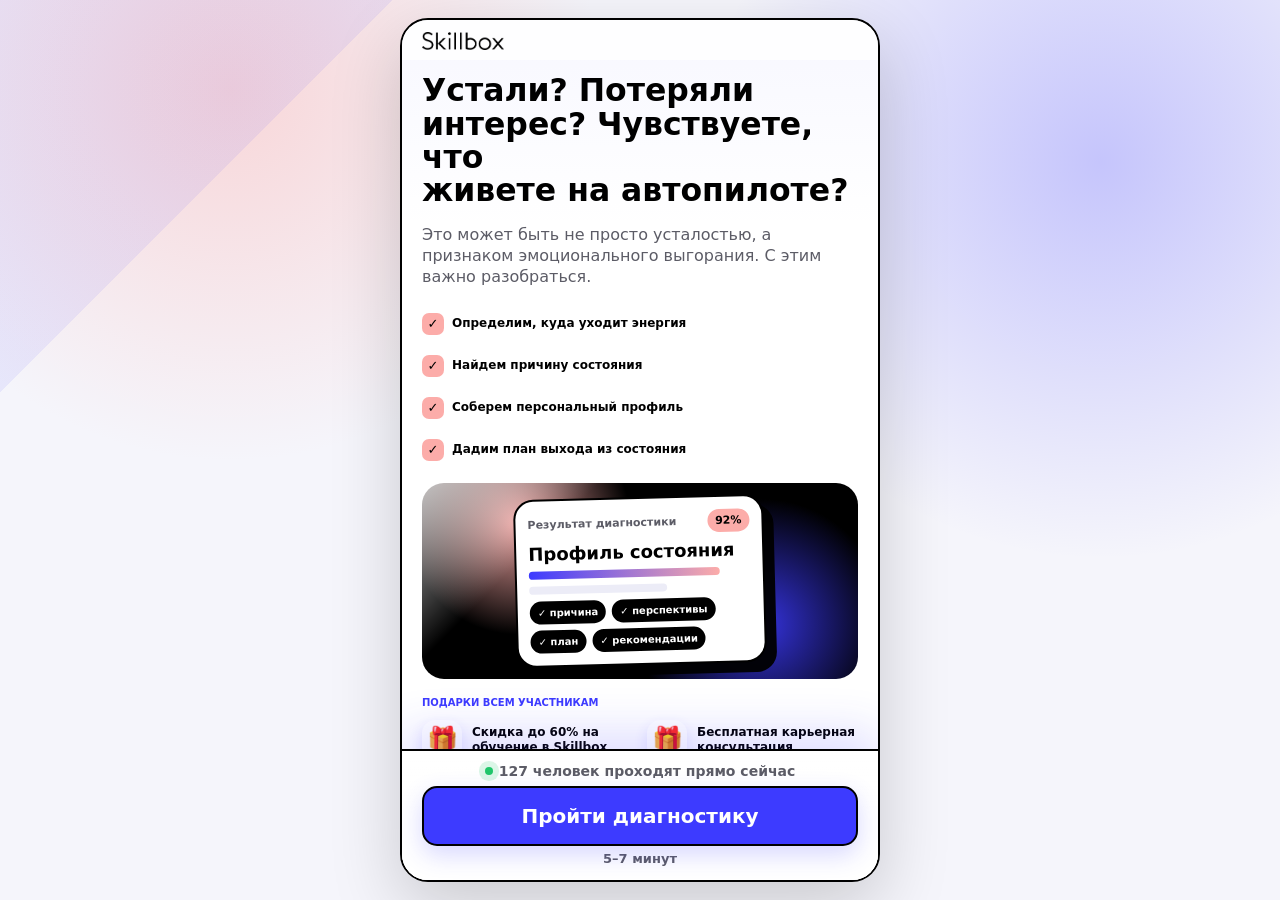
<file: index.html>
<!doctype html>
<html lang="ru">
  <head>
    <meta charset="UTF-8" />
    <meta name="viewport" content="width=device-width, initial-scale=1.0" />
    <title>Что на самом деле не так?</title>
    <link rel="stylesheet" href="./styles.css?v=timeline-after-line" />
  </head>
  <body>
    <main class="shell">
      <section class="phone" aria-live="polite">
        <div class="brand-line" aria-label="Skillbox">
          <a class="brand-link" href="https://skillbox.ru/" target="_blank" rel="noopener noreferrer" aria-label="Перейти на сайт Skillbox">
            <img class="brand-logo" src="./assets/skillbox-logo.png" alt="Skillbox" />
          </a>
        </div>
        <header class="topbar">
          <button class="icon-button" id="backButton" type="button" aria-label="Назад">
            <span aria-hidden="true">‹</span>
          </button>
          <div class="progress-wrap" aria-label="Прогресс квиза">
            <div class="progress-meta">
              <span id="stepLabel">1 из 24</span>
              <span id="timeLabel">7 минут</span>
            </div>
            <div class="progress-track">
              <div class="progress-fill" id="progressFill"></div>
            </div>
          </div>
        </header>

        <div class="screen" id="quizScreen"></div>
      </section>
    </main>

    <script src="./app.js?v=timeline-after-line"></script>
  </body>
</html>
</file>
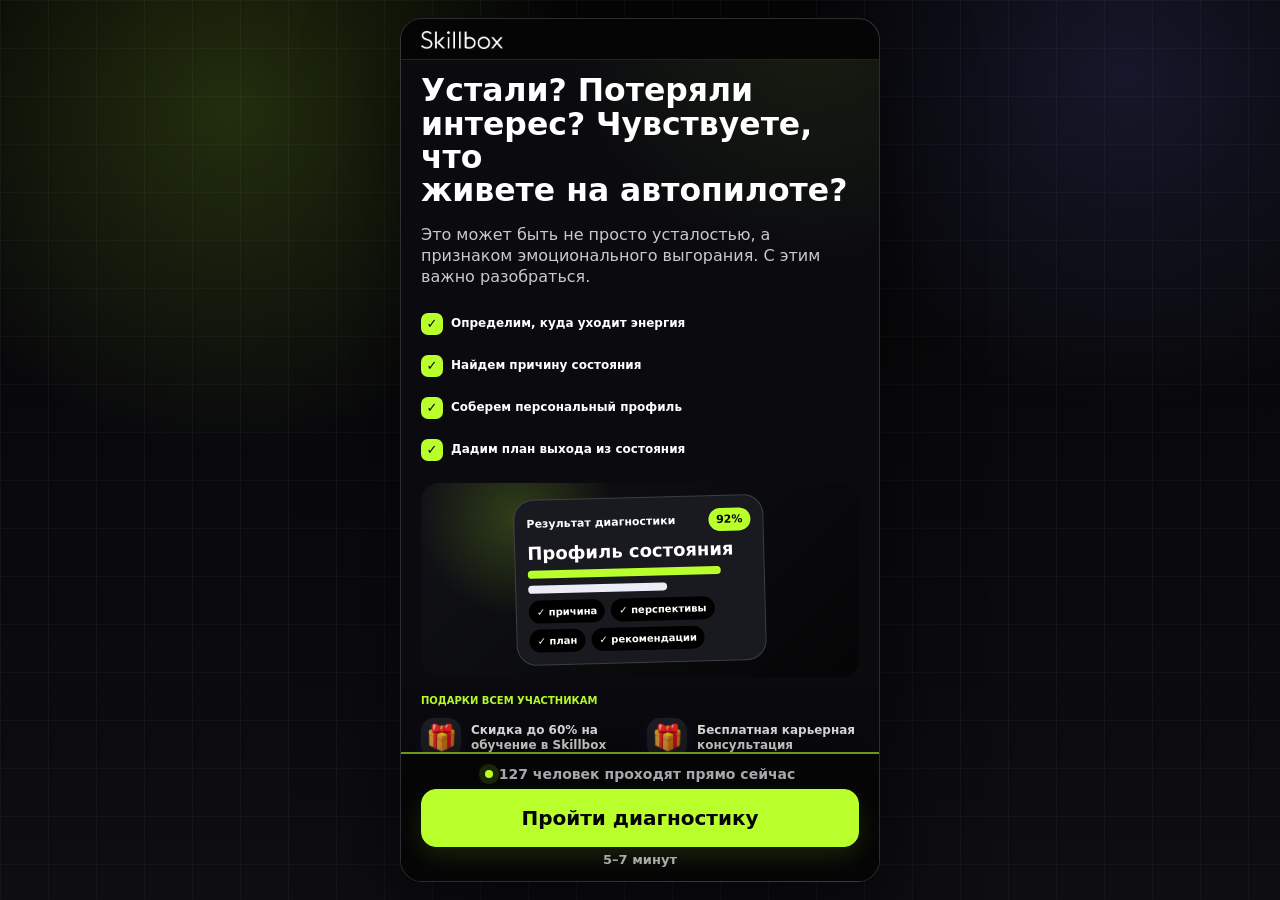
<file: index-dark.html>
<!doctype html>
<html lang="ru">
  <head>
    <meta charset="UTF-8" />
    <meta name="viewport" content="width=device-width, initial-scale=1.0" />
    <title>Что на самом деле не так? | Dark</title>
    <link rel="stylesheet" href="./styles.css?v=timeline-after-line" />
    <link rel="stylesheet" href="./styles-dark.css?v=timeline-after-line" />
  </head>
  <body class="dark-theme">
    <main class="shell">
      <section class="phone" aria-live="polite">
        <div class="brand-line" aria-label="Skillbox">
          <a class="brand-link" href="https://skillbox.ru/" target="_blank" rel="noopener noreferrer" aria-label="Перейти на сайт Skillbox">
            <img class="brand-logo" src="./assets/skillbox-logo.png" alt="Skillbox" />
          </a>
        </div>
        <header class="topbar">
          <button class="icon-button" id="backButton" type="button" aria-label="Назад">
            <span aria-hidden="true">‹</span>
          </button>
          <div class="progress-wrap" aria-label="Прогресс квиза">
            <div class="progress-meta">
              <span id="stepLabel">1 из 24</span>
              <span id="timeLabel">7 минут</span>
            </div>
            <div class="progress-track">
              <div class="progress-fill" id="progressFill"></div>
            </div>
          </div>
        </header>

        <div class="screen" id="quizScreen"></div>
      </section>
    </main>

    <script src="./app.js?v=timeline-after-line"></script>
  </body>
</html>
</file>
<file: styles.css>
:root {
  --ink: #000000;
  --muted: #5c5c66;
  --line: #dedeee;
  --paper: #ffffff;
  --panel: #ffffff;
  --sage: #f4f4fb;
  --mint: #f0f0ff;
  --coral: #fcaca9;
  --yellow: #fcaca9;
  --blue: #3d3bff;
  --violet: #3d3bff;
  --green: #3d3bff;
  --shadow: 0 24px 70px rgba(0, 0, 0, 0.18);
}

.result-diagnostic-hero {
  border-radius: 28px;
  border: 1px solid rgba(255, 255, 255, 0.14);
  background:
    radial-gradient(circle at 86% 8%, rgba(184, 255, 44, 0.14), transparent 30%),
    linear-gradient(145deg, #101115 0%, #050506 68%);
  color: #ffffff;
  padding: 24px;
  display: grid;
  gap: 22px;
  overflow: hidden;
  position: relative;
}

.diagnostic-head {
  display: grid;
  gap: 6px;
  position: relative;
  z-index: 2;
}

.diagnostic-head p {
  display: inline-flex;
  align-items: center;
  margin: 0;
  width: fit-content;
  border: 2px solid currentColor;
  border-radius: 999px;
  color: rgba(255, 255, 255, 0.76);
  padding: 8px 12px;
  font-size: 15px;
  font-weight: 950;
  line-height: 1;
  text-transform: uppercase;
}

.diagnostic-head h1 {
  margin: 0;
  color: #b8ff2c;
  font-size: clamp(38px, 7vw, 66px);
  line-height: 0.98;
  letter-spacing: 0;
}

.state-explain {
  margin-top: 12px;
  border-radius: 24px;
  background: rgba(255, 255, 255, 0.1);
  padding: 16px 18px;
  display: grid;
  gap: 6px;
}

.state-support {
  max-width: 920px;
  margin-top: 6px;
  color: rgba(255, 255, 255, 0.78);
  font-size: clamp(18px, 2.1vw, 23px);
  line-height: 1.28;
  font-weight: 800;
}

.state-explain strong,
.state-explain span {
  color: rgba(255, 255, 255, 0.84);
  font-size: 18px;
  line-height: 1.28;
}

.state-explain strong {
  color: #ffffff;
}

.result-hero-visual {
  width: 100%;
  max-width: 460px;
  aspect-ratio: 3 / 2;
  position: relative;
  z-index: 2;
  justify-self: end;
  align-self: center;
  border-radius: 24px;
  object-fit: cover;
  opacity: 0.78;
  filter: saturate(1.08) contrast(1.02);
  box-shadow: 0 24px 70px rgba(0, 0, 0, 0.34);
  pointer-events: none;
}

.answer-evidence {
  margin-top: 12px;
  display: grid;
  grid-template-columns: repeat(2, minmax(0, 1fr));
  gap: 10px;
}

.answer-evidence div {
  border-radius: 18px;
  background: rgba(255, 255, 255, 0.08);
  padding: 14px;
  display: grid;
  gap: 6px;
}

.answer-evidence span {
  font-size: 24px;
}

.answer-evidence small {
  color: rgba(255, 255, 255, 0.58);
  font-size: 12px;
  font-weight: 900;
  text-transform: uppercase;
}

.answer-evidence strong {
  color: #ffffff;
  font-size: 15px;
  line-height: 1.2;
}

.state-tags {
  margin-top: 12px;
  display: flex;
  flex-wrap: wrap;
  gap: 8px;
}

.state-tags span {
  border-radius: 999px;
  background: #b8ff2c;
  color: #050506;
  padding: 10px 13px;
  font-size: 13px;
  font-weight: 900;
  line-height: 1;
}

.diagnostic-layout {
  display: grid;
  gap: 14px;
}

.diagnostic-panel,
.signal-card,
.result-meaning-card,
.meaning-points div {
  border: 1px solid rgba(255, 255, 255, 0.14);
  background: rgba(255, 255, 255, 0.045);
}

.diagnostic-panel {
  border-radius: 24px;
  padding: 18px;
  display: grid;
  gap: 16px;
}

.panel-title {
  display: flex;
  align-items: center;
  gap: 10px;
}

.panel-title span {
  width: 42px;
  height: 42px;
  border-radius: 14px;
  background: rgba(184, 255, 44, 0.14);
  display: grid;
  place-items: center;
}

.panel-title strong {
  font-size: 20px;
  line-height: 1.12;
}

.diagnostic-panel .state-indicators {
  grid-template-columns: 1fr;
  gap: 14px;
}

.diagnostic-panel .state-indicator {
  border: 0;
  border-radius: 0;
  background: transparent;
  padding: 0;
  gap: 8px;
}

.diagnostic-panel .state-indicator .state-indicator-row {
  height: auto;
  border-radius: 0;
  background: transparent;
  overflow: visible;
}

.state-indicator-row {
  display: grid;
  grid-template-columns: minmax(0, 1fr) minmax(96px, auto);
  gap: 18px;
  align-items: center;
  min-width: 0;
}

.state-indicator-row span,
.diagnostic-panel .state-indicator small {
  color: rgba(255, 255, 255, 0.72);
  font-weight: 800;
}

.state-indicator-row span {
  color: #050506;
  font-size: clamp(42px, 5.3vw, 64px);
  font-weight: 900;
}

.diagnostic-panel .state-indicator small {
  font-size: clamp(14px, 1.25vw, 16px);
  line-height: 1.25;
  font-weight: 700;
}

.state-indicator-row span {
  min-width: 0;
  overflow-wrap: anywhere;
  line-height: 1.15;
}

.state-indicator-row strong {
  color: #ffffff;
  flex: 0 0 auto;
  min-width: 78px;
  text-align: right;
  font-size: 24px;
  line-height: 1;
  letter-spacing: 0;
  white-space: nowrap;
  position: relative;
  z-index: 1;
}

.diagnostic-panel .state-bar {
  height: 10px;
  border-radius: 999px;
  background: #272932;
  overflow: hidden;
}

.diagnostic-panel .state-bar i {
  display: block;
  height: 100%;
  border-radius: inherit;
  background: linear-gradient(90deg, #ff5964, #ffb020);
}

.diagnostic-panel .state-indicator.warning .state-bar i {
  background: linear-gradient(90deg, #ff8a3d, #ffd166);
}

.diagnostic-panel .state-indicator.stable .state-bar i {
  background: linear-gradient(90deg, #b8ff2c, #62f6aa);
}

.diagnostic-signals {
  display: grid;
  grid-template-columns: 1fr;
  gap: 10px;
}

.signal-card {
  min-height: 128px;
  border-radius: 22px;
  padding: 16px;
  display: grid;
  align-content: start;
  gap: 8px;
}

.signal-card span {
  width: 38px;
  height: 38px;
  border-radius: 14px;
  display: grid;
  place-items: center;
  background: rgba(255, 255, 255, 0.08);
}

.signal-card strong {
  font-size: 18px;
  line-height: 1.1;
}

.signal-card p {
  margin: 0;
  color: rgba(255, 255, 255, 0.62);
  font-size: 13px;
  line-height: 1.28;
}

.signal-card.accent {
  border-color: rgba(184, 255, 44, 0.48);
  background: rgba(184, 255, 44, 0.1);
}

.signal-card.accent strong {
  color: #b8ff2c;
}

.diagnostic-summary {
  border-radius: 24px;
  background: rgba(184, 255, 44, 0.08);
  border: 1px solid rgba(184, 255, 44, 0.28);
  padding: 14px;
  display: grid;
  gap: 10px;
}

.summary-step {
  display: grid;
  gap: 4px;
}

.summary-step span {
  color: rgba(255, 255, 255, 0.56);
  font-size: 11px;
  font-weight: 900;
  text-transform: uppercase;
}

.summary-step strong {
  color: #ffffff;
  font-size: 15px;
  line-height: 1.15;
}

.diagnostic-summary i {
  display: none;
}

.result-meaning-card {
  display: grid;
  gap: 18px;
  background:
    radial-gradient(circle at 100% 0%, rgba(184, 255, 44, 0.12), transparent 30%),
    #050506;
}

.result-meaning-card > div:first-child {
  display: grid;
  gap: 12px;
}

.meaning-points {
  display: grid;
  gap: 10px;
}

.meaning-points div {
  border-radius: 18px;
  padding: 14px;
  display: grid;
  grid-template-columns: 28px 1fr;
  gap: 10px;
  align-items: center;
}

.meaning-points span {
  width: 28px;
  height: 28px;
  border-radius: 50%;
  display: grid;
  place-items: center;
  background: rgba(184, 255, 44, 0.16);
  color: #b8ff2c;
  font-weight: 900;
}

.meaning-points strong {
  font-size: 15px;
  line-height: 1.15;
}

.meaning-points .accent {
  background: #b8ff2c;
  color: #050506;
}

.meaning-points .accent span {
  background: #050506;
  color: #b8ff2c;
}

.result-section-title {
  margin: 8px 0 0;
  color: #ffffff;
  font-size: clamp(28px, 6vw, 42px);
  line-height: 1.05;
}

@media (min-width: 720px) {
  .result-diagnostic-hero {
    padding: 38px;
  }

  .diagnostic-layout {
    grid-template-columns: minmax(320px, 0.9fr) 1.1fr;
    align-items: stretch;
    gap: 18px;
  }

  .diagnostic-signals {
    grid-template-columns: 1fr 1fr;
  }

  .diagnostic-summary {
    grid-template-columns: 1fr 24px 1fr 24px 1fr;
    align-items: center;
  }

  .diagnostic-summary i {
    display: block;
    height: 2px;
    border-radius: 999px;
    background: rgba(184, 255, 44, 0.68);
  }

  .result-meaning-card {
    grid-template-columns: 1.15fr 0.85fr;
    align-items: center;
  }
}

* {
  box-sizing: border-box;
}

html,
body {
  min-height: 100%;
}

body {
  margin: 0;
  font-family:
    "Graphik LC TT",
    "Graphik",
    system-ui,
    -apple-system,
    BlinkMacSystemFont,
    "Segoe UI",
    sans-serif;
  color: var(--ink);
  background:
    linear-gradient(135deg, rgba(61, 59, 255, 0.08) 0 18%, transparent 18% 100%),
    radial-gradient(circle at 18% 10%, rgba(252, 172, 169, 0.42), transparent 28%),
    radial-gradient(circle at 86% 18%, rgba(61, 59, 255, 0.26), transparent 30%),
    #f5f5fb;
}

button,
input,
select {
  font: inherit;
}

.shell {
  min-height: 100vh;
  display: grid;
  place-items: center;
  padding: 18px;
}

.phone {
  position: relative;
  width: min(100%, 440px);
  height: min(860px, calc(100vh - 36px));
  background:
    linear-gradient(180deg, rgba(61, 59, 255, 0.04), transparent 210px),
    var(--paper);
  border: 2px solid #000000;
  border-radius: 28px;
  box-shadow: var(--shadow);
  overflow: hidden;
  display: flex;
  flex-direction: column;
}

.brand-line {
  display: flex;
  align-items: center;
  justify-content: flex-start;
  padding: 14px 18px 12px;
  background: rgba(255, 255, 255, 0.92);
  color: var(--ink);
}

.brand-logo {
  width: 82px;
  height: auto;
  display: block;
  flex: 0 0 auto;
}

.brand-link {
  display: inline-flex;
  align-items: center;
  color: inherit;
  text-decoration: none;
  cursor: pointer;
}

.brand-link:focus-visible {
  outline: 3px solid var(--blue);
  outline-offset: 4px;
  border-radius: 6px;
}

.phone.result-mode {
  width: min(100%, 1260px);
  height: calc(100vh - 36px);
  background:
    radial-gradient(circle at 78% 16%, rgba(61, 59, 255, 0.38), transparent 30%),
    radial-gradient(circle at 22% 66%, rgba(252, 172, 169, 0.22), transparent 28%),
    #000000;
  border-color: rgba(255, 255, 255, 0.08);
}

.phone.result-mode .brand-line {
  background: rgba(255, 255, 255, 0.96);
}

.phone.result-mode .topbar {
  color: white;
}

.phone.result-mode .icon-button {
  background: rgba(255, 255, 255, 0.1);
  border-color: rgba(255, 255, 255, 0.14);
  color: white;
}

.phone.result-mode .progress-track {
  background: rgba(255, 255, 255, 0.16);
}

.phone.result-mode .progress-meta {
  color: rgba(255, 255, 255, 0.72);
}

.phone.result-mode .screen {
  padding: 22px;
}

.phone.intro-mode .topbar {
  display: none;
}

.phone.intro-mode .icon-button,
.phone.intro-mode #stepLabel,
.phone.intro-mode #timeLabel,
.phone.intro-mode .progress-track {
  display: none;
}

.phone.intro-mode .progress-meta {
  grid-template-columns: 1fr;
  margin-bottom: 0;
}

.phone.intro-mode .screen {
  padding: 12px 18px 16px;
  flex: 0 0 auto;
  overflow: visible;
}

.phone.intro-mode {
  height: auto;
  min-height: 0;
}

.fixed-bottom-cta {
  position: absolute;
  left: 0;
  right: 0;
  bottom: 0;
  z-index: 160;
  padding: 12px 20px 16px;
  background:
    linear-gradient(180deg, rgba(255, 255, 255, 0.9), #ffffff 44%),
    #ffffff;
  border-top: 2px solid #000000;
  box-shadow: 0 -18px 46px rgba(61, 59, 255, 0.16);
  pointer-events: auto;
}

.fixed-bottom-cta .primary {
  position: relative;
  left: auto;
  right: auto;
  bottom: auto;
  z-index: 1;
  width: 100%;
  min-height: 58px;
  margin: 0;
  transform: none;
}

.topbar {
  display: flex;
  gap: 12px;
  align-items: center;
  padding: 14px 16px 10px;
}

.icon-button {
  width: 42px;
  height: 42px;
  border-radius: 50%;
  border: 2px solid #000000;
  background: var(--panel);
  color: var(--ink);
  display: grid;
  place-items: center;
  cursor: pointer;
  flex: 0 0 auto;
  transition:
    transform 0.2s ease,
    opacity 0.2s ease;
}

.icon-button span {
  font-size: 32px;
  line-height: 1;
  transform: translateY(-2px);
}

.icon-button:disabled {
  opacity: 0.35;
  cursor: default;
}

.icon-button:not(:disabled):active {
  transform: scale(0.96);
}

.progress-wrap {
  width: 100%;
}

.progress-meta {
  display: flex;
  justify-content: space-between;
  align-items: center;
  gap: 10px;
  color: var(--muted);
  font-size: 12px;
  font-weight: 700;
  letter-spacing: 0;
  margin-bottom: 8px;
}

.progress-track {
  height: 10px;
  border-radius: 999px;
  background: #ececff;
  overflow: hidden;
  border: 1px solid rgba(0, 0, 0, 0.12);
}

.progress-fill {
  height: 100%;
  width: 4%;
  border-radius: inherit;
  background: linear-gradient(90deg, var(--blue), var(--coral));
  transition: width 0.35s ease;
}

.screen {
  flex: 1;
  display: flex;
  flex-direction: column;
  padding: 18px;
  min-height: 0;
  overflow-y: auto;
  overscroll-behavior: contain;
}

.content {
  position: relative;
  flex: 1;
  display: flex;
  flex-direction: column;
  gap: 18px;
  animation: rise 0.28s ease both;
}

@keyframes rise {
  from {
    opacity: 0;
    transform: translateY(8px);
  }
  to {
    opacity: 1;
    transform: translateY(0);
  }
}

.eyebrow {
  width: fit-content;
  border-radius: 999px;
  background: #000000;
  color: #ffffff;
  padding: 7px 10px;
  font-size: 13px;
  font-weight: 900;
}

h1,
h2 {
  margin: 0;
  line-height: 1.05;
  letter-spacing: 0;
}

h1 {
  font-size: clamp(34px, 9vw, 46px);
}

h2 {
  font-size: clamp(27px, 7vw, 36px);
}

p {
  margin: 0;
  color: var(--muted);
  font-size: 16px;
  line-height: 1.45;
}

mark {
  border-radius: 8px;
  background: rgba(61, 59, 255, 0.1);
  color: inherit;
  padding: 1px 5px;
  font-weight: 900;
}

.reflection-quote {
  margin: 0;
  display: grid;
  grid-template-columns: 28px 1fr;
  align-items: start;
  gap: 10px;
  border-radius: 16px;
  background: rgba(61, 59, 255, 0.06);
  color: #30313a;
  padding: 15px 16px;
  font-size: 16px;
  line-height: 1.35;
  font-weight: 500;
}

.reflection-quote span {
  display: grid;
  place-items: center;
  width: 28px;
  height: 28px;
  border-radius: 50%;
  background: rgba(61, 59, 255, 0.1);
  font-size: 15px;
}

.reflection-quote em {
  font-style: italic;
}

.intro-steps {
  display: grid;
  gap: 8px;
  margin-top: 4px;
}

.intro-content {
  gap: 14px;
  flex: 0 0 auto;
  padding-bottom: 124px;
}

.intro-content .eyebrow {
  width: fit-content;
  border-radius: 999px;
  background: var(--blue);
  color: #ffffff;
  padding: 7px 10px;
  font-size: 11px;
  line-height: 1.1;
}

.intro-content h1 {
  max-width: 100%;
  font-size: clamp(23px, 5.1vw, 28px);
  line-height: 1.06;
}

.intro-content p {
  font-size: 13px;
  line-height: 1.26;
}

.intro-content .primary {
  margin-top: auto;
  bottom: auto;
  z-index: auto;
  min-height: 52px;
  padding: 14px 18px;
  background: var(--blue);
  color: #ffffff;
  box-shadow: 0 6px 18px rgba(61, 59, 255, 0.28);
  border: 2px solid #000000;
  position: relative;
  overflow: hidden;
  isolation: isolate;
  animation: introCtaPulse 3.2s ease-in-out infinite;
}

.intro-content .primary::before {
  content: "";
  position: absolute;
  inset: -45% auto -45% -45%;
  width: 36%;
  transform: skewX(-18deg);
  background: linear-gradient(90deg, transparent, rgba(255, 255, 255, 0.72), transparent);
  animation: introCtaShine 2.8s ease-in-out infinite;
  pointer-events: none;
}

.intro-content .primary:not(:disabled):active {
  transform: scale(0.985);
  box-shadow: 0 4px 12px rgba(61, 59, 255, 0.26);
}

.intro-cta-stack {
  position: absolute;
  left: 0;
  right: 0;
  bottom: 0;
  z-index: 120;
  display: grid;
  justify-items: center;
  gap: 7px;
  margin-top: 0;
  padding: 10px 20px 13px;
  background:
    linear-gradient(180deg, rgba(255, 255, 255, 0.92), #ffffff 44%),
    #ffffff;
  border-top: 2px solid #000000;
  box-shadow: 0 -18px 46px rgba(61, 59, 255, 0.16);
}

.intro-cta-stack .primary {
  position: relative;
  overflow: hidden;
  isolation: isolate;
  margin-top: 0;
  width: 100%;
  min-height: 46px;
  border-radius: 15px;
  font-size: clamp(16px, 3.8vw, 20px);
  font-weight: 900;
  box-shadow: 0 9px 24px rgba(61, 59, 255, 0.2);
  animation: introCtaPulse 3.2s ease-in-out infinite;
}

.intro-cta-stack .primary::before {
  content: "";
  position: absolute;
  inset: -45% auto -45% -45%;
  width: 36%;
  transform: skewX(-18deg);
  background: linear-gradient(90deg, transparent, rgba(255, 255, 255, 0.72), transparent);
  animation: introCtaShine 2.8s ease-in-out infinite;
  pointer-events: none;
}

.intro-cta-stack .primary:not(:disabled):active {
  transform: scale(0.985);
  box-shadow: 0 6px 18px rgba(61, 59, 255, 0.18);
}

.intro-burnout-note {
  border-left: 4px solid var(--coral);
  border-radius: 14px;
  background: #fff0ef;
  color: var(--muted);
  padding: 9px 11px;
  font-size: 13px;
  font-weight: 800;
  line-height: 1.3;
}

.intro-step {
  position: relative;
  display: grid;
  grid-template-columns: 22px 1fr;
  gap: 8px;
  align-items: center;
  border-radius: 10px;
  background: transparent;
  padding: 6px 0;
  opacity: 0;
  transform: translateY(6px);
  animation: checkStep 0.42s ease forwards;
}

.intro-step span {
  position: relative;
  width: 22px;
  height: 22px;
  border-radius: 7px;
  background: var(--coral);
  color: #000000;
  display: grid;
  place-items: center;
  font-size: 13px;
  font-weight: 900;
  transform: scale(0.72);
  animation: checkPop 0.38s ease forwards;
}

.intro-step span::after {
  content: "";
  position: absolute;
  inset: -4px;
  border-radius: 10px;
  border: 2px solid rgba(252, 172, 169, 0.7);
  opacity: 0;
  transform: scale(0.7);
  animation: checkHalo 0.56s ease forwards;
}

.intro-step strong {
  font-size: 12px;
  line-height: 1.25;
}

.intro-step:nth-child(1) {
  animation-delay: 0.08s;
}

.intro-step:nth-child(1) span {
  animation-delay: 0.16s;
}

.intro-step:nth-child(1) span::after {
  animation-delay: 0.16s;
}

.intro-step:nth-child(2) {
  animation-delay: 0.2s;
}

.intro-step:nth-child(2) span {
  animation-delay: 0.28s;
}

.intro-step:nth-child(2) span::after {
  animation-delay: 0.28s;
}

.intro-step:nth-child(3) {
  animation-delay: 0.32s;
}

.intro-step:nth-child(3) span {
  animation-delay: 0.4s;
}

.intro-step:nth-child(3) span::after {
  animation-delay: 0.4s;
}

.intro-step:nth-child(4) {
  animation-delay: 0.44s;
}

.intro-step:nth-child(4) span {
  animation-delay: 0.52s;
}

.intro-step:nth-child(4) span::after {
  animation-delay: 0.52s;
}

.intro-proof {
  display: flex;
  align-items: center;
  justify-content: center;
  gap: 6px;
  padding: 2px 0 0;
  color: var(--muted);
  font-size: clamp(11px, 2.7vw, 14px);
  font-weight: 900;
  line-height: 1.2;
  text-align: center;
}

.intro-proof strong {
  color: inherit;
}

.live-dot {
  width: 8px;
  height: 8px;
  border-radius: 50%;
  background: #20c66b;
  box-shadow: 0 0 0 6px rgba(32, 198, 107, 0.16);
  flex: 0 0 auto;
}

.intro-gifts {
  display: grid;
  grid-template-columns: 1fr 1fr;
  gap: 12px 14px;
  background: transparent;
  padding: 2px 0 0;
}

.intro-gifts-label {
  grid-column: 1 / -1;
  color: var(--blue);
  font-size: 10px;
  font-weight: 900;
  letter-spacing: 0;
  text-transform: uppercase;
}

.intro-gift {
  display: grid;
  grid-template-columns: 40px 1fr;
  gap: 10px;
  align-items: center;
}

.intro-gift span {
  width: 40px;
  height: 40px;
  border-radius: 13px;
  background: #ffffff;
  display: grid;
  place-items: center;
  font-size: 25px;
  box-shadow: 0 6px 14px rgba(61, 59, 255, 0.14);
}

.intro-gift strong {
  color: #000000;
  font-size: 12px;
  line-height: 1.25;
}

@keyframes checkStep {
  to {
    opacity: 1;
    transform: translateY(0);
  }
}

@keyframes checkPop {
  70% {
    transform: scale(1.12);
  }
  to {
    transform: scale(1);
  }
}

@keyframes checkHalo {
  35% {
    opacity: 0.8;
    transform: scale(1);
  }
  to {
    opacity: 0;
    transform: scale(1.35);
  }
}

@keyframes introCtaShine {
  0%,
  36% {
    left: -45%;
  }
  70%,
  100% {
    left: 115%;
  }
}

@keyframes introCtaPulse {
  0%,
  100% {
    transform: translateY(0);
    box-shadow: 0 6px 18px rgba(61, 59, 255, 0.28);
  }
  50% {
    transform: translateY(-2px);
    box-shadow: 0 10px 24px rgba(61, 59, 255, 0.34);
  }
}

.hero-art {
  position: relative;
  min-height: 154px;
  border-radius: 22px;
  background:
    linear-gradient(135deg, rgba(255, 255, 255, 0.75), transparent 28%),
    radial-gradient(circle at 22% 20%, rgba(252, 172, 169, 0.95), transparent 30%),
    radial-gradient(circle at 78% 72%, rgba(61, 59, 255, 0.86), transparent 34%),
    #000000;
  display: grid;
  place-items: center;
  padding: 14px;
  overflow: hidden;
}

.result-preview,
.preview-card {
  position: relative;
}

.result-preview {
  width: min(100%, 250px);
  min-height: 108px;
  border-radius: 20px;
  background: #ffffff;
  border: 2px solid #000000;
  box-shadow: 10px 10px 0 rgba(0, 0, 0, 0.95);
  padding: 12px;
  display: grid;
  gap: 7px;
  transform: rotate(-1.5deg);
}

.preview-header {
  display: flex;
  justify-content: space-between;
  align-items: center;
  color: var(--muted);
  font-size: 11px;
  font-weight: 900;
}

.preview-header strong {
  border-radius: 12px;
  background: var(--coral);
  color: #000000;
  padding: 5px 8px;
}

.preview-title {
  color: #000000;
  font-size: 18px;
  font-weight: 900;
}

.preview-line {
  height: 8px;
  width: 62%;
  border-radius: 999px;
  background: #ececf7;
}

.preview-line.wide {
  width: 86%;
  background: linear-gradient(90deg, var(--blue), var(--coral));
}

.preview-checks {
  display: flex;
  flex-wrap: wrap;
  gap: 6px;
}

.preview-checks span,
.preview-card {
  border-radius: 999px;
  background: #000000;
  color: #ffffff;
  padding: 6px 8px;
  font-size: 10px;
  font-weight: 900;
}

.preview-card.small-a {
  right: 28px;
  top: 28px;
  background: var(--coral);
  color: #000000;
  transform: rotate(6deg);
}

.preview-card.small-b {
  right: 36px;
  bottom: 20px;
  background: var(--blue);
  transform: rotate(-5deg);
}

.hero-chip {
  position: relative;
  z-index: 2;
  width: fit-content;
  border-radius: 999px;
  background: rgba(255, 255, 255, 0.82);
  padding: 10px 14px;
  font-size: 13px;
  font-weight: 800;
}

.intro-note {
  color: var(--muted);
  font-size: clamp(11px, 2.7vw, 13px);
  font-weight: 900;
  line-height: 1.2;
  text-align: center;
  margin-top: -2px;
}

.stage-panel {
  position: relative;
  border: 2px solid #000000;
  border-radius: 24px;
  background:
    radial-gradient(circle at 90% 12%, rgba(252, 172, 169, 0.9), transparent 24%),
    linear-gradient(145deg, #000000 0 58%, var(--blue) 58% 100%);
  padding: 20px;
  display: grid;
  gap: 18px;
  overflow: hidden;
}

.stage-tags {
  display: flex;
  flex-wrap: wrap;
  gap: 8px;
}

.stage-tags span {
  border-radius: 999px;
  padding: 10px 12px;
  background: #ffffff;
  color: #000000;
  font-size: 13px;
  font-weight: 800;
}

.stage-source {
  border-radius: 18px;
  background: rgba(255, 255, 255, 0.94);
  color: #000000;
  padding: 14px;
  display: grid;
  gap: 4px;
  border: 2px solid #000000;
}

.stage-source span {
  color: var(--blue);
  font-size: 11px;
  font-weight: 900;
  text-transform: uppercase;
}

.stage-source strong {
  font-size: 14px;
  line-height: 1.28;
}

.stage-mini-badge {
  border: 1px solid rgba(61, 59, 255, 0.18);
  border-radius: 18px;
  background:
    linear-gradient(135deg, rgba(61, 59, 255, 0.06), rgba(252, 172, 169, 0.16)),
    #ffffff;
  color: #000000;
  padding: 14px 16px;
  font-size: 13px;
  font-weight: 800;
  line-height: 1.3;
}

.stage-bullets {
  display: grid;
  gap: 10px;
}

.stage-bullet {
  display: grid;
  grid-template-columns: 34px 1fr;
  gap: 10px;
  align-items: center;
  border-radius: 16px;
  background: rgba(61, 59, 255, 0.06);
  padding: 11px 12px;
}

.stage-bullet span {
  width: 34px;
  height: 34px;
  border-radius: 12px;
  display: grid;
  place-items: center;
  background: #ffffff;
  font-size: 17px;
}

.stage-bullet strong {
  color: #30313a;
  font-size: 14px;
  line-height: 1.25;
}

.stage-image {
  border-radius: 22px;
  overflow: hidden;
  border: 1px solid rgba(0, 0, 0, 0.12);
  background: #f7f7ff;
  min-height: 210px;
}

.stage-image img {
  display: block;
  width: 100%;
  aspect-ratio: 16 / 10;
  object-fit: cover;
}

.stage-image.recovery {
  min-height: 0;
  border: 1px solid rgba(0, 0, 0, 0.12);
  background: #f7f7ff;
}

.stage-image.recovery img {
  aspect-ratio: 16 / 8.4;
  object-fit: cover;
}

.stage-image.work {
  min-height: 0;
}

.stage-image.work img {
  aspect-ratio: 16 / 8.4;
  object-position: center 62%;
}

.stage-image.research {
  min-height: 0;
}

.stage-image.research img {
  aspect-ratio: 16 / 8.4;
  object-fit: cover;
}

.stage-image.compact {
  min-height: 118px;
  border-radius: 18px;
}

.stage-image.compact img {
  aspect-ratio: 16 / 5;
}

.insight-facts {
  display: grid;
  grid-template-columns: 1fr;
  gap: 10px;
}

.insight-fact {
  min-height: 0;
  border-radius: 16px;
  border: 1px solid rgba(0, 0, 0, 0.12);
  background:
    radial-gradient(circle at 88% 14%, rgba(252, 172, 169, 0.38), transparent 30%),
    #ffffff;
  color: #000000;
  padding: 12px 14px;
  display: grid;
  grid-template-columns: minmax(82px, auto) 1fr;
  gap: 12px;
  align-items: center;
  box-shadow: none;
}

.insight-fact strong {
  font-size: 34px;
  line-height: 0.92;
  font-weight: 900;
  white-space: nowrap;
}

.insight-fact span {
  color: var(--muted);
  font-size: 14px;
  line-height: 1.18;
  font-weight: 900;
}

.new-start-visual {
  position: relative;
  min-height: 132px;
  border-radius: 22px;
  border: 2px solid #000000;
  background:
    radial-gradient(circle at 22% 62%, rgba(252, 172, 169, 0.45), transparent 24%),
    radial-gradient(circle at 78% 30%, rgba(61, 59, 255, 0.28), transparent 32%),
    #ffffff;
  overflow: hidden;
}

.start-path {
  position: absolute;
  left: 34px;
  right: 34px;
  top: 66px;
  height: 42px;
  border-top: 5px solid #000000;
  border-radius: 50% 50% 0 0;
  transform: rotate(-4deg);
}

.start-dot {
  position: absolute;
  z-index: 1;
  width: 34px;
  height: 34px;
  border-radius: 50%;
  border: 2px solid #000000;
  background: var(--coral);
  box-shadow: 4px 4px 0 #000000;
}

.start-dot.one {
  left: 34px;
  top: 70px;
}

.start-dot.two {
  left: 48%;
  top: 42px;
  background: #ffffff;
}

.start-dot.three {
  right: 34px;
  top: 24px;
  background: var(--blue);
}

.new-start-visual strong {
  position: absolute;
  left: 24px;
  top: 20px;
  max-width: 190px;
  color: #000000;
  font-size: 24px;
  line-height: 1;
  font-weight: 900;
}

.support-cards {
  display: grid;
  grid-template-columns: 1fr;
  gap: 12px;
}

.support-card {
  min-height: 0;
  border: 1px solid rgba(0, 0, 0, 0.12);
  border-radius: 18px;
  background: #ffffff;
  color: #000000;
  padding: 16px;
  display: grid;
  grid-template-columns: 48px 1fr;
  gap: 12px;
  align-items: center;
  box-shadow: none;
}

.support-card span {
  grid-row: 1 / span 2;
  width: 48px;
  height: 48px;
  border-radius: 16px;
  background: var(--coral);
  display: grid;
  place-items: center;
  font-size: 24px;
}

.support-card strong {
  font-size: 22px;
  line-height: 1.08;
}

.support-card p {
  color: var(--muted);
  font-size: 15px;
  line-height: 1.25;
  font-weight: 800;
}

.support-cards.compact {
  grid-template-columns: repeat(2, minmax(0, 1fr));
  gap: 10px;
}

.support-cards.compact .support-card {
  grid-template-columns: 1fr;
  align-items: start;
  gap: 8px;
  padding: 14px;
}

.support-cards.compact .support-card span {
  grid-row: auto;
  width: 40px;
  height: 40px;
  border-radius: 14px;
  font-size: 20px;
}

.support-cards.compact .support-card strong {
  font-size: 16px;
  line-height: 1.12;
}

.support-cards.compact .support-card p {
  font-size: 12px;
  line-height: 1.25;
  font-weight: 700;
}

.mini-story-scroll-hint {
  width: fit-content;
  border-radius: 999px;
  background: rgba(61, 59, 255, 0.08);
  color: #000000;
  padding: 8px 11px;
  display: inline-flex;
  gap: 8px;
  align-items: center;
  font-size: 12px;
  line-height: 1;
  font-weight: 900;
}

.story-content {
  padding-bottom: 96px;
}

.support-content {
  padding-bottom: 96px;
}

.story-cta-stack {
  position: absolute;
  left: 0;
  right: 0;
  bottom: 0;
  z-index: 120;
  padding: 12px 20px 16px;
  background:
    linear-gradient(180deg, rgba(255, 255, 255, 0.9), #ffffff 44%),
    #ffffff;
  border-top: 2px solid #000000;
  box-shadow: 0 -18px 46px rgba(61, 59, 255, 0.16);
}

.story-cta-stack .primary {
  margin-top: 0;
  width: 100%;
}

.mini-story-scroll-hint strong {
  color: var(--blue);
  font-size: 16px;
  line-height: 1;
}

.mini-story-carousel {
  display: grid;
  grid-auto-flow: column;
  grid-auto-columns: minmax(240px, 78%);
  gap: 12px;
  overflow-x: auto;
  padding: 0 28px 8px 0;
  scroll-snap-type: x mandatory;
  overscroll-behavior-x: contain;
}

.mini-story-card {
  min-height: 420px;
  border-radius: 24px;
  background: #ffffff;
  color: #000000;
  overflow: hidden;
  display: grid;
  grid-template-rows: 260px minmax(160px, auto);
  scroll-snap-align: start;
  border: 1px solid rgba(0, 0, 0, 0.12);
}

.mini-story-photo {
  width: 100%;
  height: 260px;
  background:
    linear-gradient(180deg, rgba(0, 0, 0, 0) 55%, rgba(0, 0, 0, 0.18) 100%),
    var(--story-photo) center top / contain no-repeat,
    var(--story-bg);
}

.mini-story-copy {
  padding: 15px;
  display: grid;
  gap: 10px;
  align-content: start;
}

.mini-story-copy span {
  width: fit-content;
  border-radius: 999px;
  background: var(--mint);
  color: #000000;
  padding: 7px 10px;
  font-size: 11px;
  line-height: 1;
  font-weight: 900;
}

.mini-story-copy strong {
  color: #000000;
  font-size: 20px;
  line-height: 1.08;
}

.mini-story-copy small {
  color: var(--muted);
  font-size: 13px;
  line-height: 1;
  font-weight: 900;
}

.stage-line {
  height: 12px;
  border-radius: 999px;
  background: rgba(255, 255, 255, 0.24);
  overflow: hidden;
}

.stage-line span {
  display: block;
  width: 64%;
  height: 100%;
  border-radius: inherit;
  background: linear-gradient(90deg, var(--coral), #ffffff);
}

.stage-visual {
  position: relative;
  min-height: 168px;
  border-radius: 22px;
  background:
    radial-gradient(circle at 18% 24%, var(--coral) 0 20px, transparent 21px),
    radial-gradient(circle at 76% 76%, #ffffff 0 18px, transparent 19px),
    linear-gradient(135deg, rgba(255, 255, 255, 0.16), rgba(61, 59, 255, 0.68));
  overflow: hidden;
  border: 2px solid rgba(255, 255, 255, 0.72);
}

.stage-visual.insight {
  background:
    radial-gradient(circle at 22% 22%, var(--coral) 0 24px, transparent 25px),
    radial-gradient(circle at 82% 28%, var(--blue) 0 22px, transparent 23px),
    #000000;
}

.visual-orbit {
  position: absolute;
  inset: 22px;
  border: 12px solid rgba(255, 255, 255, 0.22);
  border-left-color: var(--coral);
  border-radius: 50%;
  transform: rotate(-14deg);
}

.visual-orbit span {
  position: absolute;
  border-radius: 999px;
  background: #ffffff;
}

.visual-orbit span:nth-child(1) {
  width: 76px;
  height: 24px;
  left: 12px;
  top: 32px;
}

.visual-orbit span:nth-child(2) {
  width: 46px;
  height: 46px;
  right: 24px;
  top: 6px;
  background: var(--coral);
}

.visual-orbit span:nth-child(3) {
  width: 94px;
  height: 22px;
  right: 8px;
  bottom: 22px;
  background: var(--blue);
}

.visual-pulse {
  position: absolute;
  inset: 20px;
  display: grid;
  place-items: center;
}

.visual-pulse span {
  position: absolute;
  border-radius: 50%;
  border: 3px solid rgba(255, 255, 255, 0.68);
}

.visual-pulse span:nth-child(1) {
  width: 62px;
  height: 62px;
  background: var(--coral);
  border-color: #ffffff;
}

.visual-pulse span:nth-child(2) {
  width: 118px;
  height: 118px;
  border-color: rgba(252, 172, 169, 0.72);
}

.visual-pulse span:nth-child(3) {
  width: 176px;
  height: 176px;
  border-color: rgba(255, 255, 255, 0.24);
}

.stage-visual.work .visual-orbit {
  border-radius: 24px;
  transform: rotate(4deg);
  border-color: rgba(252, 172, 169, 0.72);
}

.stage-visual.work .visual-orbit span:nth-child(1),
.stage-visual.directions .visual-orbit span:nth-child(1) {
  width: 42px;
  height: 42px;
}

.stage-visual.directions .visual-orbit {
  border-radius: 22px 80px 22px 80px;
}

.stage-visual.route .visual-orbit {
  border-left-color: #ffffff;
  border-right-color: var(--coral);
}

.stage-visual.plan .visual-orbit {
  border-radius: 28px;
  border-color: var(--coral);
}

.visual-card {
  position: absolute;
  left: 16px;
  right: 16px;
  bottom: 16px;
  border-radius: 18px;
  background: #ffffff;
  color: #000000;
  border: 2px solid #000000;
  box-shadow: 7px 7px 0 #000000;
  padding: 14px;
  display: grid;
  gap: 3px;
}

.visual-card strong {
  font-size: 24px;
  line-height: 1;
}

.visual-card span {
  color: var(--muted);
  font-size: 13px;
  font-weight: 800;
}

.options {
  display: grid;
  gap: 10px;
}

.choice {
  width: 100%;
  border: 2px solid var(--line);
  border-radius: 16px;
  background: var(--panel);
  color: var(--ink);
  padding: 12px;
  text-align: left;
  display: flex;
  gap: 10px;
  align-items: center;
  cursor: pointer;
  min-height: 54px;
  transition:
    transform 0.18s ease,
    border-color 0.18s ease,
    background 0.18s ease;
}

.choice:active {
  transform: scale(0.985);
}

.choice:disabled {
  cursor: default;
  opacity: 0.38;
  filter: grayscale(0.35);
}

.choice:disabled:active {
  transform: none;
}

.choice.selected {
  border-color: #000000;
  background: var(--blue);
  color: #ffffff;
  box-shadow: 6px 6px 0 #000000;
}

.choice-mark {
  width: 26px;
  height: 26px;
  border-radius: 50%;
  border: 2px solid #cad0c7;
  display: grid;
  place-items: center;
  flex: 0 0 auto;
  font-size: 15px;
  font-weight: 800;
}

.choice.selected .choice-mark {
  border-color: #ffffff;
  background: #ffffff;
  color: var(--blue);
}

.choice-icon,
.option-icon {
  width: 34px;
  height: 34px;
  border-radius: 12px;
  background: #f3f2ff;
  display: inline-grid;
  place-items: center;
  font-size: 20px;
  flex: 0 0 auto;
}

.choice.selected .choice-icon {
  background: var(--coral);
}

.choice.selected .choice-note {
  color: rgba(255, 255, 255, 0.78);
}

.choice-text {
  display: grid;
  gap: 4px;
}

.choice-title {
  font-size: 15px;
  font-weight: 800;
}

.choice-note {
  color: var(--muted);
  font-size: 12px;
  line-height: 1.35;
}

.reveal-options {
  gap: 9px;
}

.reveal-content {
  padding-bottom: 96px;
}

.reveal-cta-stack {
  position: absolute;
  left: 0;
  right: 0;
  bottom: 0;
  z-index: 120;
  padding: 12px 20px 16px;
  background:
    linear-gradient(180deg, rgba(255, 255, 255, 0.9), #ffffff 44%),
    #ffffff;
  border-top: 2px solid #000000;
  box-shadow: 0 -18px 46px rgba(61, 59, 255, 0.16);
}

.reveal-cta-stack .primary {
  margin-top: 0;
  width: 100%;
}

.multi-content {
  padding-bottom: 96px;
}

.multi-cta-stack {
  position: absolute;
  left: 0;
  right: 0;
  bottom: 0;
  z-index: 120;
  padding: 12px 20px 16px;
  background:
    linear-gradient(180deg, rgba(255, 255, 255, 0.9), #ffffff 44%),
    #ffffff;
  border-top: 2px solid #000000;
  box-shadow: 0 -18px 46px rgba(61, 59, 255, 0.16);
}

.multi-cta-stack .primary {
  margin-top: 0;
  width: 100%;
}

.reveal-note {
  border: 2px solid #000000;
  border-radius: 18px;
  background:
    linear-gradient(135deg, rgba(61, 59, 255, 0.08), rgba(252, 172, 169, 0.24)),
    #ffffff;
  padding: 16px;
  display: grid;
  gap: 7px;
  box-shadow: 7px 7px 0 rgba(61, 59, 255, 0.14);
}

.reveal-note span {
  color: var(--blue);
  font-size: 11px;
  font-weight: 900;
  text-transform: uppercase;
}

.reveal-note p {
  color: #000000;
  font-size: 15px;
  line-height: 1.34;
  font-weight: 500;
}

.slider-stack {
  display: grid;
  gap: 12px;
}

.slider-content {
  padding-bottom: 96px;
}

.slider-cta-stack {
  position: absolute;
  left: 0;
  right: 0;
  bottom: 0;
  z-index: 120;
  padding: 12px 20px 16px;
  background:
    linear-gradient(180deg, rgba(255, 255, 255, 0.9), #ffffff 44%),
    #ffffff;
  border-top: 2px solid #000000;
  box-shadow: 0 -18px 46px rgba(61, 59, 255, 0.16);
}

.slider-cta-stack .primary {
  margin-top: 0;
  width: 100%;
}

.work-slider {
  border: 2px solid var(--line);
  border-radius: 16px;
  background: #ffffff;
  padding: 13px;
  display: grid;
  gap: 10px;
}

.slider-labels {
  display: grid;
  grid-template-columns: 1fr 1fr;
  gap: 10px;
  color: #000000;
  font-size: 12px;
  font-weight: 900;
  line-height: 1.2;
}

.slider-labels span:last-child {
  text-align: right;
}

.work-slider input {
  margin: 0;
}

.quick-progress {
  display: flex;
  justify-content: space-between;
  align-items: center;
  border-radius: 999px;
  background: #000000;
  color: #ffffff;
  padding: 9px 12px;
  font-size: 12px;
  font-weight: 900;
}

.quick-progress strong {
  color: var(--coral);
}

.quick-card {
  min-height: 260px;
  border: 2px solid #000000;
  border-radius: 24px;
  background:
    radial-gradient(circle at 18% 16%, rgba(252, 172, 169, 0.7), transparent 30%),
    radial-gradient(circle at 88% 88%, rgba(61, 59, 255, 0.26), transparent 34%),
    #ffffff;
  padding: 24px;
  display: grid;
  align-content: center;
  justify-items: center;
  gap: 18px;
  text-align: center;
  box-shadow: 9px 9px 0 rgba(0, 0, 0, 0.1);
}

.quick-card span {
  width: 72px;
  height: 72px;
  border-radius: 24px;
  background: #f3f2ff;
  display: grid;
  place-items: center;
  font-size: 38px;
}

.quick-card strong {
  font-size: 25px;
  line-height: 1.12;
}

.quick-actions {
  display: grid;
  grid-template-columns: 1fr 1fr;
  gap: 10px;
}

.primary-pill,
.secondary-pill {
  min-height: 56px;
  border-radius: 16px;
  border: 2px solid #000000;
  font-weight: 900;
  cursor: pointer;
}

.primary-pill {
  background: var(--blue);
  color: #ffffff;
  box-shadow: 0 7px 0 #000000;
}

.secondary-pill {
  background: #ffffff;
  color: #000000;
}

.favorite-work {
  display: grid;
  gap: 12px;
}

.bead-work {
  gap: 16px;
}

.bead-string {
  position: relative;
  min-height: 178px;
  border-radius: 24px;
  border: 2px solid var(--line);
  background:
    radial-gradient(circle at 50% 35%, rgba(252, 172, 169, 0.18), transparent 36%),
    #ffffff;
  padding: 18px;
  overflow: hidden;
}

.bead-counter {
  position: relative;
  z-index: 2;
  width: fit-content;
  border-radius: 999px;
  background: rgba(0, 0, 0, 0.08);
  color: var(--muted);
  padding: 7px 10px;
  font-size: 12px;
  font-weight: 900;
  line-height: 1;
}

.bead-cord {
  position: absolute;
  inset: 54px 22px auto;
  height: 74px;
  border-bottom: 3px solid rgba(0, 0, 0, 0.22);
  border-radius: 0 0 50% 50%;
}

.bead-cord span {
  position: absolute;
  left: 50%;
  bottom: -7px;
  width: 12px;
  height: 12px;
  border-radius: 50%;
  background: var(--coral);
  transform: translateX(-50%);
}

.selected-beads {
  position: relative;
  z-index: 1;
  min-height: 118px;
  display: flex;
  flex-wrap: wrap;
  align-content: center;
  justify-content: center;
  gap: 8px;
}

.selected-beads em {
  color: var(--muted);
  font-size: 13px;
  font-style: normal;
  font-weight: 800;
  text-align: center;
}

.selected-bead {
  border: 2px solid #000000;
  border-radius: 999px;
  background: var(--blue);
  color: #ffffff;
  padding: 8px 11px;
  display: inline-flex;
  align-items: center;
  gap: 6px;
  font-size: 13px;
  font-weight: 900;
  box-shadow: 4px 4px 0 rgba(0, 0, 0, 0.9);
}

.bead-bank {
  display: flex;
  flex-wrap: wrap;
  gap: 9px;
}

.work-bead {
  border: 2px solid #e1e1ef;
  border-radius: 999px;
  background: #ffffff;
  color: #000000;
  padding: 8px 11px 8px 8px;
  display: inline-flex;
  align-items: center;
  gap: 7px;
  font-size: 12px;
  font-weight: 900;
  cursor: pointer;
}

.work-bead span {
  width: 30px;
  height: 30px;
  border-radius: 50%;
  display: grid;
  place-items: center;
  background: #f1f0ff;
}

.work-bead.selected {
  border-color: #000000;
  background: var(--coral);
  box-shadow: 4px 4px 0 #000000;
}

.favorite-group {
  border: 2px solid var(--line);
  border-radius: 18px;
  background: #ffffff;
  padding: 12px;
  display: grid;
  gap: 8px;
  box-shadow: 5px 5px 0 rgba(0, 0, 0, 0.08);
}

.favorite-group > strong {
  font-size: 13px;
  line-height: 1.2;
}

.favorite-options {
  display: grid;
  grid-template-columns: repeat(2, minmax(0, 1fr));
  gap: 8px;
}

.favorite-chip {
  border: 2px solid #e1e1ef;
  border-radius: 14px;
  background:
    linear-gradient(135deg, rgba(255, 255, 255, 0.9), rgba(246, 247, 255, 0.9)),
    #ffffff;
  color: #000000;
  min-height: 52px;
  padding: 9px;
  font-size: 12px;
  font-weight: 900;
  line-height: 1.18;
  text-align: left;
  cursor: pointer;
  display: flex;
  align-items: center;
  transition: transform 0.16s ease, box-shadow 0.16s ease, border-color 0.16s ease;
}

.favorite-chip:hover {
  transform: translateY(-1px);
}

.favorite-chip.selected {
  border-color: #000000;
  background: var(--blue);
  color: #ffffff;
  box-shadow: 5px 5px 0 #000000;
}

.mini-task-content {
  gap: 18px;
  background:
    radial-gradient(circle at 18% 22%, rgba(61, 59, 255, 0.18), transparent 30%),
    radial-gradient(circle at 82% 80%, rgba(252, 172, 169, 0.12), transparent 28%),
    #171822;
  margin: -18px;
  padding: 18px;
  border-radius: 0 0 26px 26px;
}

.mini-visual {
  min-height: 210px;
  border-radius: 24px;
  position: relative;
  overflow: hidden;
  background: #202231;
  border: 2px solid rgba(255, 255, 255, 0.08);
}

.mini-task-card {
  border-radius: 28px;
  background: #ffffff;
  color: #000000;
  padding: 24px;
  display: grid;
  gap: 18px;
}

.mini-task-meta {
  display: flex;
  align-items: center;
  justify-content: space-between;
  gap: 12px;
}

.mini-task-meta span {
  border-radius: 999px;
  background: var(--blue);
  color: #ffffff;
  padding: 7px 10px;
  font-size: 12px;
  font-weight: 900;
}

.mini-task-meta strong {
  color: #b6b6bd;
  font-size: 30px;
  line-height: 1;
}

.mini-task-card h2 {
  font-size: clamp(30px, 8vw, 42px);
}

.mini-task-card p {
  color: #000000;
  font-size: 18px;
  line-height: 1.25;
}

.mini-options {
  display: grid;
  gap: 10px;
}

.mini-options .choice {
  border-color: #e5e5e5;
  min-height: 64px;
}

.mini-options .choice-mark,
.mini-options .choice-icon {
  margin-left: auto;
  order: 3;
}

.mini-options .choice-icon {
  display: none;
}

.closet-frame {
  position: absolute;
  inset: 24px;
  border-radius: 18px;
  background:
    linear-gradient(90deg, rgba(255, 255, 255, 0.1), transparent 24%),
    #5b331d;
  border: 8px solid #7b4a2f;
}

.closet-frame .rail {
  position: absolute;
  left: 12%;
  right: 12%;
  top: 20%;
  height: 6px;
  background: #d7b18d;
}

.cloth,
.pile {
  position: absolute;
  border-radius: 10px;
}

.cloth {
  top: 22%;
  width: 11%;
  height: 46%;
}

.c1 { left: 15%; background: #fcaca9; }
.c2 { left: 28%; background: #3d3bff; }
.c3 { left: 42%; background: #ffffff; }
.c4 { left: 57%; background: #111111; }

.pile {
  height: 18px;
  left: 20%;
  right: 18%;
  transform: rotate(-4deg);
}

.p1 { bottom: 22%; background: #3d3bff; }
.p2 { bottom: 30%; background: #fcaca9; transform: rotate(5deg); }
.p3 { bottom: 38%; background: #ffffff; transform: rotate(-8deg); }
.p4 { bottom: 46%; background: #111111; transform: rotate(8deg); }

.chart-frame {
  position: absolute;
  inset: 30px;
  border-left: 3px solid rgba(255, 255, 255, 0.28);
  border-bottom: 3px solid rgba(255, 255, 255, 0.28);
}

.grid-line {
  position: absolute;
  left: 0;
  right: 0;
  height: 2px;
  background: rgba(255, 255, 255, 0.14);
}

.grid-line.a { top: 18%; }
.grid-line.b { top: 46%; }
.grid-line.c { top: 74%; }

.bar {
  position: absolute;
  bottom: 0;
  width: 22%;
  border-radius: 10px 10px 0 0;
}

.bar-a {
  left: 14%;
  height: 82%;
  background: #b6ff1f;
}

.bar-b {
  left: 52%;
  height: 41%;
  background: var(--blue);
}

.legend {
  position: absolute;
  bottom: -34px;
  color: rgba(255, 255, 255, 0.72);
  font-size: 12px;
}

.legend.a { left: 12%; }
.legend.b { left: 50%; }

.maze-frame {
  position: absolute;
  inset: 28px;
  background: #ffffff;
  border-radius: 18px;
}

.wall {
  position: absolute;
  background: #000000;
  border-radius: 999px;
}

.w1 { left: 22%; top: 16%; width: 56%; height: 6px; }
.w2 { left: 22%; top: 16%; width: 6px; height: 68%; }
.w3 { right: 22%; top: 16%; width: 6px; height: 68%; }
.w4 { left: 22%; bottom: 16%; width: 56%; height: 6px; }
.w5 { left: 34%; top: 32%; width: 30%; height: 6px; }
.w6 { left: 34%; top: 32%; width: 6px; height: 28%; }
.w7 { left: 48%; top: 48%; width: 6px; height: 24%; }
.w8 { left: 48%; top: 60%; width: 22%; height: 6px; }

.maze-frame b,
.maze-frame strong {
  position: absolute;
  font-size: 12px;
  text-transform: uppercase;
}

.maze-frame b {
  left: 24%;
  bottom: 8%;
}

.maze-frame strong {
  right: 20%;
  top: 8%;
}

.site-frame,
.ui-card-preview {
  position: absolute;
  inset: 26px;
  border-radius: 20px;
  background: #ffffff;
  border: 2px solid rgba(255, 255, 255, 0.16);
  box-shadow: 10px 10px 0 rgba(0, 0, 0, 0.24);
}

.site-frame span,
.ui-card-preview span {
  position: absolute;
  display: block;
  border-radius: 999px;
}

.site-top {
  left: 18px;
  right: 18px;
  top: 16px;
  height: 18px;
  background: #ececff;
}

.site-title {
  left: 22px;
  top: 52px;
  width: 48%;
  height: 18px;
  background: #000000;
}

.site-copy.a {
  left: 22px;
  top: 84px;
  width: 70%;
  height: 10px;
  background: #cfd0df;
}

.site-copy.b {
  left: 22px;
  top: 104px;
  width: 54%;
  height: 10px;
  background: #cfd0df;
}

.site-button {
  left: 22px;
  bottom: 24px;
  width: 82px;
  height: 30px;
  background: var(--blue);
}

.site-alert {
  right: 20px;
  bottom: 24px;
  width: 64px;
  height: 30px;
  background: var(--coral);
  color: #000000;
  display: grid !important;
  place-items: center;
  font-size: 13px;
  font-weight: 900;
}

.ui-image {
  left: 18px;
  top: 18px;
  width: 86px;
  height: 86px;
  border-radius: 18px !important;
  background:
    radial-gradient(circle at 34% 35%, var(--coral) 0 16px, transparent 17px),
    radial-gradient(circle at 70% 70%, var(--blue) 0 22px, transparent 23px),
    #ececff;
}

.ui-title {
  left: 122px;
  top: 28px;
  width: 44%;
  height: 16px;
  background: #000000;
}

.ui-price {
  left: 122px;
  top: 62px;
  width: 34%;
  height: 14px;
  background: #cfd0df;
}

.ui-button {
  left: 122px;
  bottom: 26px;
  width: 82px;
  height: 34px;
  background: #d8d8df;
  color: #777985;
  display: grid !important;
  place-items: center;
  font-size: 12px;
  font-weight: 900;
}

.ui-warning {
  right: 20px;
  top: 24px;
  width: 24px;
  height: 24px;
  background: var(--coral);
}

.primary {
  position: static;
  z-index: 20;
  width: 100%;
  border: 2px solid #000000;
  border-radius: 16px;
  background: var(--blue);
  color: white;
  min-height: 58px;
  padding: 16px 18px;
  font-weight: 800;
  cursor: pointer;
  margin-top: auto;
  box-shadow: 0 10px 0 #000000;
  transition:
    transform 0.18s ease,
    opacity 0.18s ease;
}

.primary:disabled {
  opacity: 0.4;
  cursor: default;
}

.primary:not(:disabled):active {
  transform: translateY(4px);
  box-shadow: 0 6px 0 #000000;
}

.secondary {
  background: transparent;
  border: 0;
  color: var(--muted);
  font-weight: 800;
  padding: 10px;
  cursor: pointer;
}

.meter-card,
.insight-card,
.loop-card,
.result-card,
.proof-card,
.form-card,
.interaction-card,
.loader-card {
  border: 2px solid #000000;
  background:
    radial-gradient(circle at 14% 10%, rgba(252, 172, 169, 0.6), transparent 26%),
    radial-gradient(circle at 86% 86%, rgba(61, 59, 255, 0.24), transparent 30%),
    #ffffff;
  border-radius: 20px;
  padding: 18px;
  box-shadow: 8px 8px 0 rgba(61, 59, 255, 0.14);
}

.insight-card {
  display: grid;
  gap: 16px;
  background:
    radial-gradient(circle at 84% 12%, rgba(252, 172, 169, 0.7), transparent 26%),
    #ffffff;
}

.research-insight {
  background:
    linear-gradient(135deg, rgba(61, 59, 255, 0.08), rgba(252, 172, 169, 0.18)),
    #ffffff;
}

.research-stat {
  display: grid;
  grid-template-columns: auto 1fr;
  gap: 4px 14px;
  align-items: center;
  border-radius: 18px;
  background: #000000;
  color: #ffffff;
  padding: 15px;
}

.research-stat strong {
  grid-row: 1 / span 2;
  color: var(--coral);
  font-size: 52px;
  line-height: 0.95;
}

.research-stat span {
  font-size: 16px;
  font-weight: 900;
  line-height: 1.14;
}

.research-stat small {
  color: rgba(255, 255, 255, 0.64);
  font-size: 12px;
  font-weight: 800;
}

.research-bars {
  display: grid;
  gap: 7px;
}

.research-bars span {
  height: 11px;
  width: var(--bar);
  border-radius: 999px;
  background: linear-gradient(90deg, var(--blue), var(--coral));
  border: 1px solid rgba(0, 0, 0, 0.18);
}

.insight-card .stage-visual {
  min-height: 150px;
}

.range-wrap {
  display: grid;
  gap: 16px;
}

input[type="range"] {
  accent-color: var(--blue);
  width: 100%;
}

.meter-card input[type="range"] {
  height: 34px;
  margin: 4px 0 0;
  appearance: none;
  background: transparent;
  cursor: pointer;
}

.meter-card input[type="range"]::-webkit-slider-runnable-track {
  height: 12px;
  border-radius: 999px;
  border: 1px solid rgba(0, 0, 0, 0.18);
  background:
    linear-gradient(90deg, var(--coral), var(--blue)) 0 / var(--range-fill, 40%) 100% no-repeat,
    rgba(0, 0, 0, 0.12);
}

.meter-card input[type="range"]::-webkit-slider-thumb {
  appearance: none;
  width: 30px;
  height: 30px;
  border: 3px solid #ffffff;
  border-radius: 50%;
  background: var(--blue);
  box-shadow: 0 3px 12px rgba(0, 0, 0, 0.22);
  margin-top: -10px;
}

.meter-card input[type="range"]::-moz-range-track {
  height: 12px;
  border-radius: 999px;
  border: 1px solid rgba(0, 0, 0, 0.18);
  background: rgba(0, 0, 0, 0.12);
}

.meter-card input[type="range"]::-moz-range-progress {
  height: 12px;
  border-radius: 999px;
  background: linear-gradient(90deg, var(--coral), var(--blue));
}

.meter-card input[type="range"]::-moz-range-thumb {
  width: 24px;
  height: 24px;
  border: 3px solid #ffffff;
  border-radius: 50%;
  background: var(--blue);
  box-shadow: 0 3px 12px rgba(0, 0, 0, 0.22);
}

.range-value {
  display: flex;
  align-items: baseline;
  gap: 8px;
}

.range-value strong {
  font-size: 48px;
  line-height: 1;
}

.drag-area {
  display: grid;
  gap: 12px;
}

.drag-bank,
.drop-zones {
  display: grid;
  gap: 10px;
}

.drag-item,
.drop-zone {
  border: 2px solid var(--line);
  background: var(--panel);
  border-radius: 14px;
  padding: 14px;
  min-height: 54px;
}

.drag-item {
  cursor: grab;
  font-weight: 800;
  touch-action: none;
  display: flex;
  align-items: center;
  gap: 10px;
}

.drag-item:active {
  cursor: grabbing;
}

.drop-zone {
  display: flex;
  justify-content: space-between;
  gap: 8px;
  align-items: center;
  color: var(--muted);
  border-style: dashed;
}

.drop-zone strong {
  display: inline-flex;
  align-items: center;
  gap: 8px;
}

.drop-zone.active {
  border-color: var(--blue);
  background: var(--mint);
  color: var(--ink);
}

.drop-zone.filled {
  border-style: solid;
  border-color: var(--blue);
}

.ranking-list {
  display: grid;
  gap: 8px;
}

.ranking-pyramid {
  justify-items: center;
}

.ranking-card {
  min-height: 64px;
  border: 2px solid #000000;
  border-radius: 16px;
  background: var(--panel);
  padding: 12px;
  display: grid;
  grid-template-columns: 34px 1fr auto;
  gap: 10px;
  align-items: center;
  cursor: grab;
  box-shadow: 5px 5px 0 rgba(0, 0, 0, 0.08);
}

.ranking-card.rank-level-1 {
  width: 82%;
  background: var(--blue);
  color: #ffffff;
}

.ranking-card.rank-level-2 {
  width: 90%;
}

.ranking-card.rank-level-3,
.ranking-card.rank-level-4 {
  width: 100%;
}

.ranking-card strong {
  display: inline-flex;
  align-items: center;
  gap: 10px;
  grid-column: 2;
}

.ranking-card em {
  color: var(--muted);
  font-size: 10px;
  font-style: normal;
  font-weight: 900;
  text-transform: uppercase;
  grid-column: 2;
}

.ranking-card.rank-level-1 em {
  color: rgba(255, 255, 255, 0.74);
}

.ranking-card.dragging {
  opacity: 0.5;
}

.rank-number {
  width: 32px;
  height: 32px;
  border-radius: 50%;
  background: var(--coral);
  color: #000000;
  display: grid;
  place-items: center;
  font-size: 13px;
  font-weight: 800;
}

.rank-actions {
  display: flex;
  gap: 6px;
  grid-column: 3;
  grid-row: 1 / span 2;
}

.rank-actions button {
  width: 34px;
  height: 34px;
  border-radius: 50%;
  border: 2px solid #000000;
  background: #ffffff;
  color: var(--ink);
  font-weight: 900;
  cursor: pointer;
}

.battery-card {
  min-height: 136px;
  border: 2px solid var(--line);
  border-radius: 20px;
  background: #f7f7fa;
  padding: 14px;
  display: grid;
  grid-template-columns: 76px 1fr;
  align-items: center;
  gap: 14px;
}

.battery-content {
  padding-bottom: 96px;
}

.battery-cta-stack {
  position: absolute;
  left: 0;
  right: 0;
  bottom: 0;
  z-index: 120;
  padding: 12px 20px 16px;
  background:
    linear-gradient(180deg, rgba(255, 255, 255, 0.9), #ffffff 44%),
    #ffffff;
  border-top: 2px solid #000000;
  box-shadow: 0 -18px 46px rgba(61, 59, 255, 0.16);
}

.battery-cta-stack .primary {
  margin-top: 0;
  width: 100%;
}

.battery-meter {
  --charge: 0%;
  width: 72px;
  height: 108px;
  border: 3px solid #151515;
  border-radius: 16px;
  position: relative;
  display: grid;
  place-items: center;
  background: #ffffff;
  box-shadow: inset 0 -6px 0 rgba(0, 0, 0, 0.08);
}

.battery-meter::before {
  content: "";
  position: absolute;
  left: 7px;
  right: 7px;
  bottom: 7px;
  height: max(0px, calc(var(--charge) - 16px));
  min-height: 0;
  border-radius: 10px;
  background: linear-gradient(0deg, var(--blue) 0%, #6260ff 38%, #d7ff46 100%);
  transition: height 0.42s ease;
}

.battery-meter::after {
  content: "";
  position: absolute;
  top: -11px;
  width: 26px;
  height: 11px;
  border: 3px solid #151515;
  border-bottom: 0;
  border-radius: 8px 8px 0 0;
  background: #ffffff;
}

.battery-meter span {
  position: relative;
  z-index: 1;
  width: 100%;
  text-align: center;
  font-size: 16px;
  line-height: 1;
  font-weight: 900;
}

.battery-chips {
  display: flex;
  flex-wrap: wrap;
  gap: 7px;
  align-content: center;
}

.battery-chips span,
.battery-chips em {
  border-radius: 999px;
  background: #ffffff;
  padding: 7px 9px;
  font-size: 11px;
  font-style: normal;
  font-weight: 800;
  line-height: 1.15;
}

.battery-chips em {
  color: var(--muted);
  font-weight: 700;
}

.battery-options {
  display: grid;
  grid-template-columns: repeat(2, minmax(0, 1fr));
  gap: 8px;
}

.battery-option {
  width: 100%;
  border: 2px solid var(--line);
  border-radius: 14px;
  background: #ffffff;
  min-height: 58px;
  padding: 10px;
  display: flex;
  align-items: center;
  gap: 10px;
  color: var(--ink);
  font-size: 13px;
  font-weight: 800;
  text-align: left;
  cursor: pointer;
  transition:
    transform 0.16s ease,
    border-color 0.16s ease,
    background 0.16s ease,
    color 0.16s ease;
}

.battery-option.selected {
  border-color: #000000;
  background: var(--blue);
  color: #ffffff;
}

.battery-option:active {
  transform: scale(0.99);
}

.battery-option .option-icon {
  width: 30px;
  height: 30px;
  border-radius: 10px;
  font-size: 18px;
}

.battery-option span:last-child {
  min-width: 0;
  line-height: 1.18;
}

.draw-board {
  border: 2px solid #000000;
  background: var(--panel);
  border-radius: 20px;
  padding: 12px;
}

.draw-board canvas {
  width: 100%;
  height: 170px;
  border-radius: 14px;
  display: block;
  touch-action: none;
}

.inline-actions {
  display: flex;
  justify-content: center;
}

.scene-bank {
  display: flex;
  flex-wrap: wrap;
  gap: 8px;
  min-height: 46px;
}

.scene-board {
  display: grid;
  grid-template-columns: 1fr 1fr;
  gap: 10px;
}

.scene-zone {
  min-height: 210px;
  border: 2px dashed #000000;
  border-radius: 18px;
  background: rgba(255, 255, 255, 0.65);
  padding: 12px;
  display: flex;
  flex-direction: column;
  gap: 9px;
}

.scene-zone strong {
  font-size: 14px;
}

.scene-zone.active {
  border-color: var(--blue);
  background: var(--mint);
}

.scene-card {
  border: 2px solid #000000;
  border-radius: 999px;
  background: var(--panel);
  padding: 10px 12px;
  font-size: 13px;
  font-weight: 800;
  cursor: grab;
  width: fit-content;
  max-width: 100%;
  display: inline-flex;
  align-items: center;
  gap: 8px;
}

.scene-zone .scene-card {
  border-radius: 14px;
  width: 100%;
}

.tags {
  display: flex;
  flex-wrap: wrap;
  gap: 8px;
}

.tag {
  border-radius: 999px;
  padding: 9px 11px;
  background: #f1f3ef;
  color: #3c4240;
  font-size: 13px;
  font-weight: 800;
}

.proof-content h2 {
  font-size: clamp(23px, 5.4vw, 30px);
}

.proof-content {
  padding-bottom: 96px;
}

.proof-cta-stack {
  display: block;
}

.proof-cta-stack .primary {
  margin: 0;
}

.proof-grid {
  display: grid;
  grid-template-columns: repeat(2, minmax(0, 1fr));
  gap: 12px;
}

.proof-card {
  position: relative;
  width: 100%;
  min-height: 150px;
  border: 2px solid #000000;
  background:
    radial-gradient(circle at 14% 10%, rgba(252, 172, 169, 0.6), transparent 26%),
    radial-gradient(circle at 86% 86%, rgba(61, 59, 255, 0.24), transparent 30%),
    #ffffff;
  border-radius: 20px;
  display: grid;
  grid-template-columns: 1fr;
  align-items: start;
  align-content: start;
  gap: 11px;
  padding: 16px 16px 46px;
  color: #000000;
  text-align: left;
  cursor: pointer;
  animation: proofCardIn 0.5s ease both;
  transition:
    transform 0.2s ease,
    border-color 0.2s ease,
    box-shadow 0.2s ease;
}

.proof-card:nth-child(2) {
  animation-delay: 0.06s;
}

.proof-card:nth-child(3) {
  animation-delay: 0.12s;
}

.proof-card:nth-child(4) {
  animation-delay: 0.18s;
}

.proof-card:nth-child(5) {
  animation-delay: 0.24s;
}

.proof-card:nth-child(6) {
  animation-delay: 0.3s;
}

.proof-card:hover {
  transform: translateY(-3px);
  box-shadow: 6px 6px 0 rgba(61, 59, 255, 0.18);
}

.proof-card.reacted {
  border-color: var(--blue);
}

.proof-icon {
  width: 38px;
  height: 38px;
  border-radius: 12px;
  background: #ffffff;
  display: grid;
  place-items: center;
  font-size: 19px;
  box-shadow: 0 8px 18px rgba(61, 59, 255, 0.12);
}

.proof-card-copy {
  display: grid;
  gap: 8px;
}

.proof-card strong {
  font-size: 16px;
  line-height: 1.08;
}

.proof-card p {
  font-size: 12px;
  line-height: 1.3;
}

.proof-reaction-badge {
  position: absolute;
  right: 16px;
  bottom: 14px;
  min-width: 62px;
  height: 30px;
  border-radius: 999px;
  background: rgba(45, 156, 255, 0.1);
  border: 1px solid rgba(45, 156, 255, 0.24);
  color: var(--muted);
  display: inline-flex;
  align-items: center;
  justify-content: flex-start;
  gap: 5px;
  padding: 4px 9px;
  font-size: 15px;
  box-shadow:
    0 7px 18px rgba(45, 156, 255, 0.08),
    0 2px 0 rgba(0, 0, 0, 0.14);
  animation: reactionPop 0.22s ease both;
}

.proof-reaction-badge.active {
  background: #2d9cff;
  border-color: #2d9cff;
  color: #ffffff;
  transform: translateY(-1px);
  box-shadow:
    0 9px 22px rgba(45, 156, 255, 0.34),
    0 2px 0 rgba(0, 0, 0, 0.14);
}

.proof-reaction-badge b {
  font-size: 15px;
  line-height: 1;
}

.proof-reaction-badge strong {
  color: currentColor;
  font-size: 12px;
  line-height: 1;
  font-weight: 900;
}

@keyframes reactionPop {
  from {
    opacity: 0;
    transform: translateY(5px) scale(0.78);
  }
  to {
    opacity: 1;
    transform: translateY(0) scale(1);
  }
}

@keyframes proofCardIn {
  from {
    opacity: 0;
    transform: translateY(12px) scale(0.98);
  }
  to {
    opacity: 1;
    transform: translateY(0) scale(1);
  }
}

.review-carousel {
  border: 2px solid #000000;
  border-radius: 22px;
  background:
    linear-gradient(135deg, rgba(61, 59, 255, 0.06), rgba(252, 172, 169, 0.2)),
    #ffffff;
  padding: 18px;
  display: grid;
  gap: 11px;
  box-shadow: 8px 8px 0 rgba(61, 59, 255, 0.18);
}

.review-label {
  width: fit-content;
  border-radius: 999px;
  background: #000000;
  color: #ffffff;
  padding: 6px 9px;
  font-size: 11px;
  font-weight: 900;
  text-transform: uppercase;
}

.review-stars {
  width: fit-content;
  border-radius: 8px;
  background: #00b67a;
  color: #ffffff;
  padding: 3px 6px;
  font-size: 14px;
  letter-spacing: 1px;
  line-height: 1;
}

.review-head {
  display: grid;
  grid-template-columns: 1fr auto;
  gap: 10px;
  align-items: start;
}

.review-head strong {
  color: #000000;
  font-size: 18px;
  line-height: 1.12;
}

.review-head span {
  color: #000000;
  font-size: 12px;
  font-weight: 900;
  line-height: 1.25;
  text-align: right;
}

.review-text {
  color: var(--ink);
  font-size: 15px;
  line-height: 1.36;
}

.review-author {
  font-size: 14px;
}

.review-dots {
  display: flex;
  gap: 7px;
}

.review-dots button {
  width: 8px;
  height: 8px;
  border: 0;
  border-radius: 50%;
  background: #d8d8e8;
  padding: 0;
  cursor: pointer;
}

.review-dots button.active {
  width: 22px;
  border-radius: 999px;
  background: var(--blue);
}

.scenario {
  background:
    linear-gradient(160deg, rgba(61, 59, 255, 0.11), rgba(252, 172, 169, 0.28)),
    var(--panel);
  border: 1px solid var(--line);
  border-radius: 20px;
  padding: 18px;
  display: grid;
  gap: 10px;
}

.loop-card {
  display: grid;
  grid-template-columns: 1fr;
  gap: 10px;
}

.loop-step {
  padding: 14px;
  border-radius: 14px;
  background: var(--sage);
  font-weight: 800;
}

.fields {
  display: grid;
  gap: 12px;
}

.result-gate {
  position: relative;
  display: grid;
  min-height: 560px;
  align-items: center;
}

.locked-result-preview {
  position: relative;
  display: grid;
  gap: 12px;
  opacity: 0.76;
  transform: scale(0.98);
  pointer-events: none;
}

.locked-result-preview::after {
  content: "🔒";
  position: absolute;
  left: 0;
  right: 0;
  top: 38px;
  width: 82px;
  height: 82px;
  border: 2px solid rgba(0, 0, 0, 0.16);
  border-radius: 50%;
  background: rgba(255, 255, 255, 0.82);
  display: grid;
  place-items: center;
  margin: auto;
  font-size: 36px;
  box-shadow: 0 18px 50px rgba(0, 0, 0, 0.16);
}

.locked-result-preview .locked-card {
  filter: blur(7px);
}

.locked-card {
  border: 2px solid #000000;
  border-radius: 22px;
  background: #ffffff;
  color: #000000;
  padding: 18px;
  display: grid;
  gap: 8px;
  box-shadow: 8px 8px 0 rgba(61, 59, 255, 0.16);
}

.locked-card.main {
  position: relative;
  min-height: 180px;
}

.lock-badge {
  position: absolute;
  right: 16px;
  top: 16px;
  width: 42px;
  height: 42px;
  border-radius: 50%;
  background: #000000;
  color: #ffffff;
  display: grid;
  place-items: center;
  font-size: 20px;
}

.locked-card span {
  color: var(--muted);
  font-size: 13px;
  font-weight: 800;
}

.locked-card strong {
  font-size: 24px;
  line-height: 1.1;
}

.locked-card.main strong {
  font-size: 36px;
}

.locked-card div {
  display: flex;
  gap: 8px;
  align-items: baseline;
}

.locked-card b {
  color: var(--blue);
  font-size: 42px;
}

.locked-card em {
  color: var(--muted);
  font-style: normal;
  font-weight: 800;
}

.lead-unlock-card {
  position: absolute;
  left: 0;
  right: 0;
  bottom: 0;
  z-index: 2;
  margin: auto;
  background: rgba(255, 255, 255, 0.94);
  backdrop-filter: blur(12px);
}

.lead-unlock-title {
  color: #000000;
  font-size: 24px;
  line-height: 1.1;
}

.lead-unlock-copy {
  margin: 0;
  color: var(--muted);
  font-size: 14px;
  line-height: 1.35;
}

.name-greeting {
  justify-content: center;
}

.name-emoji {
  width: 104px;
  height: 104px;
  border-radius: 30px;
  margin: 0 auto;
  display: grid;
  place-items: center;
  background:
    radial-gradient(circle at 28% 18%, rgba(252, 172, 169, 0.68), transparent 32%),
    radial-gradient(circle at 78% 74%, rgba(61, 59, 255, 0.38), transparent 34%),
    #ffffff;
  border: 2px solid #000000;
  font-size: 54px;
}

.name-meaning {
  border: 2px solid #000000;
  border-radius: 20px;
  background:
    linear-gradient(145deg, rgba(61, 59, 255, 0.15), rgba(252, 172, 169, 0.42)),
    #ffffff;
  padding: 18px;
  display: grid;
  gap: 8px;
}

.name-meaning span {
  color: var(--blue);
  font-size: 12px;
  font-weight: 900;
}

.name-meaning p {
  color: var(--ink);
  font-size: 18px;
  line-height: 1.35;
  font-weight: 500;
}

.field {
  display: grid;
  gap: 8px;
}

.field label {
  font-size: 13px;
  color: var(--muted);
  font-weight: 800;
}

.field input,
.field select {
  width: 100%;
  min-height: 56px;
  border-radius: 14px;
  border: 2px solid #000000;
  background: #fff;
  padding: 14px;
  color: var(--ink);
}

.field select {
  appearance: none;
  background:
    linear-gradient(45deg, transparent 50%, #000000 50%) calc(100% - 22px) 23px / 8px 8px no-repeat,
    linear-gradient(135deg, #000000 50%, transparent 50%) calc(100% - 17px) 23px / 8px 8px no-repeat,
    #ffffff;
  padding-right: 42px;
}

.field input:focus,
.field select:focus {
  outline: 4px solid rgba(61, 59, 255, 0.16);
  border-color: var(--blue);
}

.consent-check {
  display: grid;
  grid-template-columns: 18px 1fr;
  gap: 9px;
  align-items: start;
  color: var(--muted);
  font-size: 11px;
  line-height: 1.35;
  font-weight: 500;
  max-width: 100%;
}

.consent-check input {
  width: 18px;
  height: 18px;
  margin: 1px 0 0;
  accent-color: var(--blue);
}

.consent-check a {
  color: #9b4dff;
  text-decoration: underline;
  text-underline-offset: 2px;
  font-weight: 500;
}

.error {
  color: #b4432f;
  font-size: 13px;
  min-height: 18px;
}

.loader-card {
  display: grid;
  gap: 18px;
  align-content: center;
  min-height: 320px;
  background:
    linear-gradient(145deg, rgba(61, 59, 255, 0.1), rgba(252, 172, 169, 0.32)),
    var(--panel);
}

.loader-card.technical {
  min-height: 260px;
  padding: 0;
  gap: 14px;
  background: transparent;
  border: 0;
  box-shadow: none;
}

.content:has(.loader-card.technical) h2 {
  font-size: clamp(27px, 7vw, 38px);
  line-height: 1.05;
}

.content:has(.loader-card.technical) > p {
  max-width: 560px;
  font-size: clamp(18px, 3.2vw, 24px);
  line-height: 1.35;
}

.loader-orbit {
  width: 132px;
  height: 132px;
  border-radius: 50%;
  margin: 8px auto;
  position: relative;
  background: #ffffff;
  box-shadow: inset 0 0 0 1px rgba(0, 0, 0, 0.08);
}

.loader-orbit::before {
  content: "";
  position: absolute;
  inset: 20px;
  border-radius: 50%;
  border: 2px dashed rgba(61, 59, 255, 0.34);
  animation: spin 3s linear infinite;
}

.loader-orbit span {
  width: 18px;
  height: 18px;
  border-radius: 50%;
  position: absolute;
  background: var(--blue);
  left: 57px;
  top: 8px;
  transform-origin: 9px 58px;
  animation: spin 1.8s linear infinite;
}

.loader-orbit span:nth-child(2) {
  background: var(--coral);
  animation-delay: -0.6s;
}

.loader-orbit span:nth-child(3) {
  background: var(--ink);
  animation-delay: -1.2s;
}

.loader-symbol {
  width: 112px;
  height: 112px;
  border-radius: 32px;
  margin: 8px auto;
  display: grid;
  place-items: center;
  background:
    radial-gradient(circle at 35% 25%, rgba(255, 255, 255, 0.75), transparent 28%),
    linear-gradient(135deg, var(--blue), var(--coral));
  border: 2px solid #000000;
  box-shadow: 8px 8px 0 #000000;
  font-size: 48px;
  animation: loaderSymbolPulse 1.3s ease-in-out infinite;
}

.loader-card.technical .loader-symbol {
  width: 54px;
  height: 54px;
  margin: 0;
  justify-self: start;
  border-radius: 16px;
  background: rgba(184, 255, 44, 0.08);
  border: 1px solid rgba(184, 255, 44, 0.18);
  box-shadow: none;
  color: #b8ff2c;
  font-size: 28px;
  animation: technicalBlink 1.4s ease-in-out infinite;
}

@keyframes spin {
  to {
    transform: rotate(360deg);
  }
}

@keyframes loaderSymbolPulse {
  50% {
    transform: translateY(-4px) rotate(-2deg);
  }
}

@keyframes technicalBlink {
  50% {
    opacity: 0.58;
  }
}

.loader-steps {
  display: grid;
  gap: 9px;
}

.loader-progress {
  height: 10px;
  border-radius: 999px;
  background: rgba(0, 0, 0, 0.08);
  overflow: hidden;
}

.loader-card.technical .loader-progress {
  height: 6px;
  background: rgba(255, 255, 255, 0.08);
}

.loader-progress span {
  display: block;
  height: 100%;
  width: 100%;
  border-radius: inherit;
  background: linear-gradient(90deg, var(--blue), var(--coral));
  transform-origin: left;
  animation: loader-fill var(--loader-duration, 16000ms) linear forwards;
}

@keyframes loader-fill {
  from {
    transform: scaleX(0.02);
  }
  to {
    transform: scaleX(1);
  }
}

.loader-step {
  border-radius: 14px;
  background: rgba(255, 255, 255, 0.72);
  color: var(--muted);
  padding: 12px 14px;
  font-size: 14px;
  font-weight: 800;
  transition:
    background 0.25s ease,
    color 0.25s ease,
    transform 0.25s ease;
}

.loader-card.technical .loader-steps {
  gap: 6px;
}

.loader-card.technical .loader-step {
  border-radius: 0;
  background: transparent;
  border: 0;
  color: rgba(255, 255, 255, 0.42);
  padding: 7px 0 7px 20px;
  font-size: 13px;
  font-weight: 700;
  position: relative;
}

.loader-card.technical .loader-step::before {
  content: "";
  position: absolute;
  left: 0;
  top: 15px;
  width: 7px;
  height: 7px;
  border-radius: 50%;
  background: currentColor;
}

.loader-step.active {
  background: var(--blue);
  color: white;
  transform: translateX(4px);
}

.discount-game {
  display: grid;
  gap: 16px;
}

.discount-cards {
  display: grid;
  grid-template-columns: repeat(3, 1fr);
  gap: 10px;
}

.discount-card {
  position: relative;
  min-height: 178px;
  border: 1px solid var(--line);
  border-radius: 22px;
  background:
    linear-gradient(145deg, rgba(255, 255, 255, 0.95), rgba(245, 245, 255, 0.95)),
    #ffffff;
  color: #000000;
  padding: 14px 10px;
  display: grid;
  align-content: end;
  gap: 8px;
  cursor: pointer;
  overflow: hidden;
  transition:
    transform 0.18s ease,
    border-color 0.18s ease,
    background 0.18s ease;
}

.discount-card::before {
  content: "";
  position: absolute;
  inset: 14px 14px auto;
  height: 74px;
  border-radius: 18px;
  background:
    radial-gradient(circle at 30% 32%, var(--blue) 0 18px, transparent 19px),
    radial-gradient(circle at 74% 64%, var(--coral) 0 13px, transparent 14px),
    linear-gradient(135deg, rgba(61, 59, 255, 0.16), rgba(252, 172, 169, 0.3));
}

.discount-card:not(:disabled):active {
  transform: scale(0.96);
}

.discount-card span {
  color: var(--muted);
  font-size: 12px;
  font-weight: 900;
}

.discount-card strong {
  font-size: 30px;
  line-height: 1;
}

.discount-card.selected {
  border-color: var(--blue);
  background: var(--blue);
  color: #ffffff;
}

.discount-card.selected::before {
  background:
    radial-gradient(circle at 30% 32%, #ffffff 0 18px, transparent 19px),
    radial-gradient(circle at 74% 64%, var(--coral) 0 13px, transparent 14px),
    rgba(255, 255, 255, 0.18);
}

.discount-card.selected span {
  color: rgba(255, 255, 255, 0.78);
}

.discount-card.revealed:not(.selected) {
  opacity: 0.55;
}

.discount-drumroll {
  position: relative;
  min-height: 86px;
  border-radius: 18px;
  background: #000000;
  color: #ffffff;
  padding: 18px;
  display: flex;
  align-items: center;
  justify-content: center;
  gap: 8px;
  overflow: hidden;
}

.discount-drumroll strong {
  position: relative;
  z-index: 2;
  font-size: 18px;
}

.discount-drumroll span {
  width: 11px;
  height: 11px;
  border-radius: 50%;
  background: var(--coral);
  animation: drumDot 0.5s ease-in-out infinite alternate;
}

.discount-drumroll span:nth-child(3) {
  animation-delay: 0.12s;
}

.discount-drumroll span:nth-child(4) {
  animation-delay: 0.24s;
}

.discount-drumroll::before,
.discount-drumroll::after {
  content: "";
  position: absolute;
  width: 120px;
  height: 120px;
  border-radius: 50%;
  border: 12px solid rgba(61, 59, 255, 0.6);
  animation: drumPulse 0.75s ease-in-out infinite;
}

.discount-drumroll::after {
  width: 78px;
  height: 78px;
  border-color: rgba(252, 172, 169, 0.7);
  animation-delay: 0.18s;
}

.fireworks-overlay {
  position: absolute;
  inset: 0;
  z-index: 12;
  pointer-events: none;
  overflow: hidden;
  border-radius: inherit;
}

.fireworks-overlay span {
  position: absolute;
  width: 12px;
  height: 12px;
  border-radius: 50%;
  left: 50%;
  top: 50%;
  background: var(--coral);
  box-shadow:
    0 0 0 5px rgba(252, 172, 169, 0.18),
    0 0 18px rgba(252, 172, 169, 0.72);
  animation: firework 1.25s ease-out both;
}

.fireworks-overlay span:nth-child(1) {
  --x: -180px;
  --y: -280px;
}

.fireworks-overlay span:nth-child(2) {
  background: #ffffff;
  animation-delay: 0.08s;
  --x: 220px;
  --y: -250px;
}

.fireworks-overlay span:nth-child(3) {
  background: var(--blue);
  animation-delay: 0.16s;
  --x: -250px;
  --y: -70px;
}

.fireworks-overlay span:nth-child(4) {
  background: #b6ff1f;
  animation-delay: 0.24s;
  --x: 245px;
  --y: 30px;
}

.fireworks-overlay span:nth-child(5) {
  background: var(--coral);
  animation-delay: 0.32s;
  --x: -150px;
  --y: 260px;
}

.fireworks-overlay span:nth-child(6) {
  background: #ffffff;
  animation-delay: 0.4s;
  --x: 170px;
  --y: 250px;
}

.fireworks-overlay span:nth-child(7) {
  background: var(--blue);
  animation-delay: 0.48s;
  --x: 10px;
  --y: -330px;
}

.fireworks-overlay span:nth-child(8) {
  background: #b6ff1f;
  animation-delay: 0.56s;
  --x: 0px;
  --y: 330px;
}

.discount-confetti {
  position: fixed;
  inset: 0;
  z-index: 90;
  pointer-events: none;
  overflow: hidden;
}

.discount-confetti span {
  position: absolute;
  left: var(--left, 50%);
  top: -24px;
  width: var(--size, 10px);
  height: calc(var(--size, 10px) * 1.55);
  border-radius: 4px 1px 4px 1px;
  background: var(--color, #b8ff2c);
  box-shadow: 0 0 16px color-mix(in srgb, var(--color, #b8ff2c) 72%, transparent);
  opacity: 0;
  transform: translate3d(0, -20px, 0) rotate(0deg);
  animation: discountConfettiFall var(--duration, 3s) cubic-bezier(0.16, 0.72, 0.28, 1) var(--delay, 0s) both;
}

.discount-confetti span:nth-child(3n) {
  border-radius: 50%;
}

.discount-confetti span:nth-child(4n) {
  width: calc(var(--size, 10px) * 1.6);
  height: calc(var(--size, 10px) * 0.55);
  border-radius: 999px;
}

.discount-result,
.discount-hint,
.result-discount {
  border-radius: 18px;
  background: #000000;
  color: #ffffff;
  padding: 16px;
}

.discount-result {
  display: grid;
  gap: 7px;
}

.discount-modal {
  position: fixed;
  inset: 0;
  z-index: 70;
  display: grid;
  place-items: center;
  padding: 20px;
  background: rgba(0, 0, 0, 0.58);
  backdrop-filter: blur(8px);
}

.discount-modal .discount-result {
  width: min(100%, 430px);
  border: 2px solid rgba(255, 255, 255, 0.18);
  border-radius: 24px;
  padding: 24px;
  box-shadow: 0 28px 90px rgba(0, 0, 0, 0.4);
}

.discount-modal .discount-result strong {
  font-size: clamp(23px, 6vw, 34px);
  line-height: 1.06;
}

.discount-modal .discount-result span {
  font-size: 16px;
  line-height: 1.28;
}

.discount-modal .primary {
  width: min(100%, 430px);
  justify-self: center;
  margin-top: 12px;
}

.discount-result strong {
  color: var(--coral);
  font-size: 19px;
}

.discount-result span,
.discount-hint {
  color: rgba(255, 255, 255, 0.76);
  font-size: 14px;
  line-height: 1.35;
}

.discount-result b {
  color: #ffffff;
  letter-spacing: 0.04em;
}

@keyframes drumDot {
  to {
    transform: translateY(-8px) scale(1.18);
    opacity: 0.72;
  }
}

@keyframes drumPulse {
  0% {
    transform: scale(0.55);
    opacity: 0;
  }
  45% {
    opacity: 0.9;
  }
  100% {
    transform: scale(1.35);
    opacity: 0;
  }
}

@keyframes firework {
  0% {
    transform: translate(-50%, -50%) scale(0.4);
    opacity: 0;
  }
  18% {
    opacity: 1;
  }
  100% {
    transform: translate(calc(-50% + var(--x, 0px)), calc(-50% + var(--y, -70px))) scale(1.5);
    opacity: 0;
  }
}

@keyframes discountConfettiFall {
  0% {
    opacity: 0;
    transform: translate3d(0, -28px, 0) rotate(0deg);
  }
  10% {
    opacity: 1;
  }
  72% {
    opacity: 1;
  }
  100% {
    opacity: 0;
    transform: translate3d(var(--drift, 0px), 112vh, 0) rotate(var(--spin, 360deg));
  }
}

.result-discount {
  border: 2px solid #000000;
  border-radius: 26px;
  background:
    radial-gradient(circle at 86% 12%, rgba(255, 255, 255, 0.55), transparent 24%),
    linear-gradient(135deg, #fcaca9 0%, #b8ff2c 100%);
  color: #000000;
  font-weight: 800;
  position: relative;
  top: auto;
  z-index: 1;
  width: min(100%, 1020px);
  justify-self: center;
  display: grid;
  grid-template-columns: 1fr;
  gap: 16px;
  align-items: center;
  backdrop-filter: blur(12px);
  box-shadow: 10px 10px 0 rgba(0, 0, 0, 0.18);
}

.result-discount-copy {
  display: grid;
  gap: 12px;
  align-content: center;
}

.result-discount-copy strong {
  color: #000000;
  max-width: 980px;
  font-size: clamp(34px, 4.2vw, 64px);
  line-height: 1.02;
}

.result-discount-copy span {
  width: fit-content;
  border-radius: 999px;
  border: 2px solid rgba(0, 0, 0, 0.22);
  background: rgba(255, 255, 255, 0.32);
  color: #000000;
  padding: 8px 12px;
  font-size: 13px;
  font-weight: 950;
  line-height: 1;
  text-transform: uppercase;
}

.result-discount-copy p,
.result-discount-copy small {
  margin: 0;
  max-width: 780px;
  color: rgba(5, 5, 6, 0.68);
  font-size: 16px;
  line-height: 1.3;
  font-weight: 800;
}

.result-discount-copy small {
  display: block;
  color: #3d3bff;
  font-size: 14px;
  font-weight: 950;
}

.discount-action-stack {
  display: grid;
  gap: 12px;
  align-content: center;
}

.discount-reserve {
  width: 100%;
  border: 2px solid #ffffff;
  border-radius: 14px;
  background: #000000;
  color: #000000;
  color: #ffffff;
  padding: 15px 20px;
  font-weight: 900;
  cursor: pointer;
}

.discount-countdown {
  border: 2px solid rgba(0, 0, 0, 0.16);
  border-radius: 18px;
  background: rgba(255, 255, 255, 0.38);
  padding: 13px 16px;
  display: grid;
  gap: 5px;
  color: #000000;
}

.discount-countdown span,
.discount-countdown small {
  font-size: 12px;
  font-weight: 950;
  line-height: 1;
  text-transform: uppercase;
  color: rgba(0, 0, 0, 0.62);
}

.discount-countdown span {
  color: #050506;
}

.discount-countdown small {
  display: block;
}

.discount-countdown strong {
  font-size: clamp(26px, 3vw, 36px);
  line-height: 1;
  font-variant-numeric: tabular-nums;
}

.result-hero {
  border-radius: 22px;
  padding: 20px;
  background: linear-gradient(135deg, var(--mint), #fff1c7 58%, #e7f4ff);
  display: grid;
  gap: 10px;
}

.result-page {
  color: white;
  display: grid;
  gap: 24px;
  animation: rise 0.28s ease both;
}

.result-kicker {
  color: var(--coral);
  font-size: 13px;
  font-weight: 900;
}

.result-top-grid,
.result-two-grid {
  display: grid;
  gap: 16px;
}

.result-card-light,
.result-card-dark {
  border-radius: 26px;
  padding: 24px;
}

.result-card-light {
  background: #ffffff;
  color: #000000;
}

.result-card-dark {
  background: #000000;
  border: 1px solid rgba(255, 255, 255, 0.18);
  color: white;
}

.profession-main {
  display: grid;
  gap: 18px;
}

.profession-main h2,
.profession-copy h2,
.archetype-card h2 {
  color: #000000;
  font-size: clamp(36px, 9vw, 52px);
  line-height: 1.02;
}

.result-muted {
  color: #5f626b;
  font-size: 19px;
  font-weight: 700;
}

.result-muted.dark {
  color: rgba(255, 255, 255, 0.68);
}

.match-badge {
  width: 148px;
  min-height: 120px;
  border-radius: 22px;
  background: var(--blue);
  color: #ffffff;
  padding: 18px;
  display: grid;
  align-content: center;
  justify-self: start;
}

.match-badge span {
  color: white;
  font-size: 11px;
  font-weight: 900;
  text-transform: uppercase;
}

.match-badge strong {
  font-size: 54px;
  line-height: 0.95;
}

.chips-row {
  display: flex;
  flex-wrap: wrap;
  gap: 8px;
}

.chips-row span {
  border-radius: 999px;
  background: var(--mint);
  color: #000000;
  padding: 11px 16px;
  font-size: 15px;
  font-weight: 700;
}

.state-profile-card {
  display: grid;
  gap: 18px;
}

.state-profile-head {
  display: grid;
  grid-template-columns: 1fr auto;
  gap: 18px;
  align-items: start;
}

.state-profile-card h1 {
  margin: 0;
  color: #000000;
  font-size: clamp(38px, 9vw, 64px);
  line-height: 0.98;
}

.state-profile-card > p {
  margin: 0;
  max-width: 760px;
  color: #5f626b;
  font-size: 18px;
  line-height: 1.35;
}

.state-illustration {
  width: 132px;
  height: 132px;
  border-radius: 30px;
  background:
    radial-gradient(circle at 32% 24%, rgba(255, 255, 255, 0.74), transparent 28%),
    linear-gradient(135deg, var(--coral), var(--blue));
  border: 2px solid #000000;
  display: grid;
  place-items: center;
  position: relative;
  overflow: hidden;
}

.state-illustration span {
  font-size: 52px;
  z-index: 1;
}

.state-illustration b {
  position: absolute;
  inset: auto -18px -28px 18px;
  height: 74px;
  border-radius: 999px;
  background: rgba(0, 0, 0, 0.22);
}

.state-indicators {
  display: grid;
  grid-template-columns: repeat(2, minmax(0, 1fr));
  gap: 10px;
}

.state-indicator {
  border: 2px solid #000000;
  border-radius: 18px;
  padding: 13px;
  display: grid;
  gap: 9px;
  background: #f7f7ff;
}

.state-indicator span {
  color: #5f626b;
  font-size: 12px;
  font-weight: 900;
}

.state-indicator strong {
  color: #000000;
  font-size: 28px;
  line-height: 1;
}

.state-indicator div {
  height: 8px;
  border-radius: 999px;
  background: #e7eadf;
  overflow: hidden;
}

.state-indicator i {
  display: block;
  height: 100%;
  border-radius: inherit;
  background: var(--blue);
}

.state-key-grid,
.why-fit-grid,
.support-micro-grid {
  display: grid;
  grid-template-columns: 1fr;
  gap: 10px;
}

.state-key-grid div,
.why-fit-grid div {
  border-radius: 18px;
  background: #000000;
  color: #ffffff;
  padding: 14px;
  display: grid;
  gap: 6px;
}

.state-key-grid span {
  font-size: 24px;
}

.state-key-grid strong,
.why-fit-grid strong {
  font-size: 14px;
  line-height: 1.1;
}

.state-key-grid p,
.why-fit-grid p {
  margin: 0;
  color: rgba(255, 255, 255, 0.72);
  font-size: 12px;
  line-height: 1.25;
  font-weight: 700;
}

.result-bridge {
  display: grid;
  gap: 12px;
}

.result-bridge > span {
  display: inline-flex;
  align-items: center;
  justify-self: start;
  align-self: start;
  width: fit-content;
  max-width: max-content;
  border: 2px solid currentColor;
  border-radius: 999px;
  color: var(--coral);
  padding: 8px 12px;
  font-size: 13px;
  font-weight: 950;
  line-height: 1;
  text-transform: uppercase;
}

.result-bridge h2 {
  margin: 0;
  font-size: clamp(30px, 7vw, 48px);
  line-height: 1.02;
}

.result-bridge p {
  margin: 0;
  max-width: 760px;
  color: rgba(255, 255, 255, 0.72);
  font-size: 18px;
  line-height: 1.35;
}

.self-help-card {
  display: grid;
  grid-template-columns: 1fr;
  gap: 22px;
  overflow: hidden;
}

.self-help-copy {
  display: grid;
  gap: 10px;
}

.self-help-copy > span {
  display: inline-flex;
  align-items: center;
  width: fit-content;
  border: 2px solid currentColor;
  border-radius: 999px;
  color: var(--blue);
  padding: 8px 12px;
  font-size: 13px;
  font-weight: 950;
  line-height: 1;
  text-transform: uppercase;
}

.self-help-copy h2 {
  margin: 0;
  color: #050506;
  max-width: 820px;
  font-size: clamp(36px, 6.5vw, 64px);
  line-height: 1.04;
}

.self-help-copy p {
  margin: 0;
  max-width: 780px;
  color: #555862;
  font-size: 20px;
  line-height: 1.25;
  font-weight: 800;
}

.self-help-list {
  display: grid;
  grid-template-columns: 1fr;
  gap: 14px;
}

.self-help-list div {
  border: 2px solid #000000;
  border-radius: 24px;
  background: #f7f7ff;
  padding: 18px;
  display: grid;
  grid-template-columns: 1fr;
  gap: 14px;
  align-items: start;
  min-height: 280px;
}

.self-help-visual {
  height: 164px;
  border-radius: 24px;
  display: block;
  width: 100%;
  object-fit: cover;
  object-position: center;
  overflow: hidden;
}

.self-help-list strong {
  color: #050506;
  font-size: 23px;
  line-height: 1.12;
}

.self-help-list p {
  margin: 0;
  color: #5f626b;
  font-size: 16px;
  line-height: 1.28;
  font-weight: 750;
}

.direction-bridge {
  border-radius: 20px;
  background: #3d3bff;
  color: #ffffff;
  padding: 18px;
  display: grid;
  gap: 6px;
  font-weight: 900;
  line-height: 1.28;
}

.direction-bridge span {
  font-size: 13px;
  text-transform: uppercase;
  opacity: 0.78;
}

.direction-bridge strong {
  font-size: clamp(21px, 3vw, 30px);
  line-height: 1.08;
}

.state-map,
.specialist-flow {
  display: flex;
  flex-wrap: wrap;
  gap: 8px;
  align-items: center;
}

.state-map b,
.specialist-flow span {
  border-radius: 999px;
  background: rgba(255, 255, 255, 0.1);
  padding: 10px 13px;
  font-size: 13px;
  line-height: 1;
  font-weight: 900;
}

.state-map i,
.specialist-flow i {
  width: 22px;
  height: 2px;
  background: var(--coral);
}

.compact-discount {
  position: relative;
  top: auto;
}

.visual-profession {
  grid-template-columns: 1fr;
  align-items: start;
}

.visual-profession .chips-row,
.visual-profession .why-fit-grid {
  grid-column: 1 / -1;
}

.profession-cover {
  width: 96px;
  height: 96px;
  border-radius: 26px;
  background: #000000;
  color: #ffffff;
  display: grid;
  place-items: center;
  font-size: 42px;
}

.why-fit-grid div {
  grid-template-columns: 24px 1fr;
  align-items: start;
}

.why-fit-grid span {
  width: 24px;
  height: 24px;
  border-radius: 50%;
  display: grid;
  place-items: center;
  background: var(--coral);
  color: #000000;
  font-weight: 900;
}

.salary-box small {
  color: rgba(255, 255, 255, 0.58);
  font-size: 13px;
  font-weight: 800;
}

.salary-box.accent small {
  color: rgba(0, 0, 0, 0.62);
}

.specialist-flow {
  margin-top: 6px;
}

.specialist-flow span {
  background: var(--mint);
  color: #000000;
}

.vacancy-tags {
  display: flex;
  flex-wrap: wrap;
  gap: 8px;
}

.vacancy-tags span {
  border-radius: 999px;
  background: #f0f0ff;
  color: #000000;
  padding: 8px 10px;
  font-size: 12px;
  font-weight: 900;
}

.result-emoji-row,
.mini-learning-grid,
.task-grid,
.salary-grid {
  display: grid;
  gap: 10px;
}

.result-emoji-row {
  grid-column: 1 / -1;
  grid-template-columns: repeat(3, minmax(0, 1fr));
}

.result-emoji-row span,
.mini-learning-grid span,
.task-pill {
  border: 2px solid #000000;
  border-radius: 16px;
  background: #f7f7ff;
  color: #000000;
  padding: 12px;
  font-weight: 900;
  line-height: 1.2;
}

.top-three {
  display: grid;
  gap: 12px;
}

.top-profession {
  min-height: 66px;
  border: 1px solid rgba(255, 255, 255, 0.13);
  border-radius: 18px;
  padding: 14px;
  display: grid;
  grid-template-columns: 34px 1fr auto;
  gap: 12px;
  align-items: center;
}

.top-profession span {
  width: 34px;
  height: 34px;
  border-radius: 50%;
  display: grid;
  place-items: center;
  background: var(--blue);
  font-weight: 900;
}

.top-profession b {
  color: var(--coral);
  font-size: 28px;
}

.bridge-flow {
  grid-template-columns: repeat(3, minmax(0, 1fr));
}

.bridge-flow div {
  position: relative;
}

.bridge-flow div:not(:last-child)::after {
  content: "→";
  position: absolute;
  right: -20px;
  top: 50%;
  transform: translateY(-50%);
  color: var(--coral);
  font-size: 30px;
  font-weight: 950;
}

.work-signal-card {
  border: 1px solid rgba(255, 255, 255, 0.14);
  border-radius: 24px;
  background: rgba(255, 255, 255, 0.045);
  padding: 18px;
  display: grid;
  gap: 16px;
}

.work-signal-card > strong {
  color: #ffffff;
  font-size: 18px;
  line-height: 1.15;
}

.work-signal-grid {
  display: grid;
  grid-template-columns: repeat(2, minmax(0, 1fr));
  gap: 10px;
}

.work-signal-grid div {
  border-radius: 18px;
  background: rgba(255, 255, 255, 0.065);
  padding: 14px;
  display: grid;
  gap: 8px;
}

.work-signal-grid span {
  width: fit-content;
  border-radius: 999px;
  background: var(--coral);
  color: #050506;
  padding: 6px 9px;
  font-size: 12px;
  line-height: 1;
  font-weight: 950;
}

.work-signal-grid p,
.work-signal-card > p {
  margin: 0;
  color: rgba(255, 255, 255, 0.72);
  font-size: 15px;
  line-height: 1.32;
  font-weight: 750;
}

.work-signal-card > p {
  border-radius: 18px;
  background: rgba(184, 255, 44, 0.1);
  padding: 14px;
}

.work-signal-card b {
  color: #b8ff2c;
}

.section-mini-head {
  display: grid;
  gap: 8px;
}

.section-mini-head > span {
  display: inline-flex;
  width: fit-content;
  border-radius: 999px;
  background: rgba(61, 59, 255, 0.1);
  color: #3d3bff;
  padding: 8px 12px;
  font-size: 13px;
  font-weight: 950;
  line-height: 1;
  text-transform: uppercase;
}

.section-mini-head h2 {
  margin: 0;
  color: #050506;
  font-size: clamp(28px, 5.2vw, 44px);
  line-height: 1.04;
}

.section-mini-head p {
  margin: 0;
  color: #5f626b;
  font-size: 17px;
  line-height: 1.35;
  font-weight: 750;
}

.diagnostic-map-card,
.simple-meaning-card,
.activity-directions-card,
.next-step-card {
  display: grid;
  gap: 18px;
}

.diagnostic-map-grid,
.simple-card-grid,
.activity-direction-grid,
.next-step-grid {
  display: grid;
  gap: 12px;
}

.diagnostic-map-grid {
  grid-template-columns: repeat(2, minmax(0, 1fr));
}

.diagnostic-map-item,
.simple-card-grid div,
.activity-direction-grid div,
.next-step-grid div,
.recommendation-reasons div {
  border: 2px solid #000000;
  border-radius: 20px;
  background: #f7f7ff;
  padding: 16px;
}

.diagnostic-map-item {
  display: grid;
  gap: 10px;
  align-content: start;
}

.diagnostic-map-item em {
  justify-self: start;
  border-radius: 999px;
  background: #3d3bff;
  color: #ffffff;
  padding: 7px 10px;
  font-size: 11px;
  font-style: normal;
  font-weight: 950;
  line-height: 1;
  text-transform: uppercase;
}

.diagnostic-map-item.warning {
  background:
    linear-gradient(0deg, rgba(61, 59, 255, 0.06), rgba(61, 59, 255, 0.06)),
    #ffffff;
}

.diagnostic-map-item.uncertain {
  border-color: #3d3bff;
  background:
    linear-gradient(0deg, rgba(252, 172, 169, 0.18), rgba(252, 172, 169, 0.18)),
    #ffffff;
}

.diagnostic-map-item.uncertain em {
  background: #fcaca9;
  color: #050506;
}

.diagnostic-map-item small {
  color: #3d3bff;
  font-size: 13px;
  line-height: 1.25;
  font-weight: 900;
}

.map-item-head {
  display: grid;
  grid-template-columns: auto 1fr auto;
  gap: 10px;
  align-items: center;
}

.map-item-head span {
  font-size: 22px;
}

.map-item-head strong {
  color: #050506;
  font-size: 15px;
  line-height: 1.15;
}

.map-item-head b {
  color: #3d3bff;
  font-size: 24px;
  line-height: 1;
}

.map-bar {
  height: 10px;
  border-radius: 999px;
  background: #e6e6f4;
  overflow: hidden;
}

.map-bar i {
  display: block;
  height: 100%;
  border-radius: inherit;
  background: linear-gradient(90deg, #3d3bff, #fcaca9);
}

.diagnostic-map-item p,
.simple-card-grid p,
.activity-direction-grid p,
.next-step-grid p,
.recommendation-reasons p {
  margin: 0;
  color: #5f626b;
  font-size: 15px;
  line-height: 1.32;
  font-weight: 750;
}

.diagnostic-map-summary {
  border: 2px solid #000000;
  border-radius: 22px;
  background: #ffffff;
  padding: 18px;
  color: #4f525d;
  font-size: 17px;
  line-height: 1.34;
  font-weight: 800;
}

.diagnostic-map-summary strong {
  color: #050506;
}

.simple-card-grid,
.activity-direction-grid,
.next-step-grid {
  grid-template-columns: repeat(3, minmax(0, 1fr));
}

.activity-direction-grid {
  grid-template-columns: repeat(2, minmax(0, 1fr));
}

.next-step-grid {
  grid-template-columns: repeat(4, minmax(0, 1fr));
}

.simple-card-grid span,
.activity-direction-grid span,
.next-step-grid span {
  width: 42px;
  height: 42px;
  border-radius: 14px;
  background: #fcaca9;
  color: #050506;
  display: grid;
  place-items: center;
  font-size: 22px;
  font-weight: 950;
}

.simple-card-grid strong,
.activity-direction-grid strong,
.next-step-grid strong {
  color: #050506;
  font-size: 20px;
  line-height: 1.12;
}

.simple-card-grid div,
.activity-direction-grid div,
.next-step-grid div {
  display: grid;
  gap: 10px;
  align-content: start;
}

.activity-match-card {
  grid-template-columns: auto 1fr;
}

.activity-match-card > span {
  grid-row: span 2;
}

.activity-match-card dl {
  margin: 0;
  display: grid;
  gap: 8px;
}

.activity-match-card dt {
  width: fit-content;
  border-radius: 999px;
  background: #ffffff;
  color: #3d3bff;
  padding: 7px 10px;
  font-size: 11px;
  font-weight: 950;
  line-height: 1;
  text-transform: uppercase;
}

.activity-match-card dd {
  margin: -4px 0 2px;
  color: #5f626b;
  font-size: 15px;
  line-height: 1.28;
  font-weight: 760;
}

.activity-match-card section {
  grid-column: 1 / -1;
  border-top: 2px solid rgba(61, 59, 255, 0.16);
  padding-top: 12px;
  display: grid;
  gap: 7px;
}

.activity-direction-grid em {
  justify-self: start;
  border-radius: 999px;
  background: #3d3bff;
  color: #ffffff;
  padding: 8px 10px;
  font-size: 12px;
  font-style: normal;
  font-weight: 900;
  line-height: 1;
}

.recommendation-reasons {
  display: grid;
  grid-template-columns: repeat(2, minmax(0, 1fr));
  gap: 10px;
  grid-column: 1 / -1;
}

.recommendation-reasons span {
  display: block;
  margin-bottom: 6px;
  color: #3d3bff;
  font-size: 12px;
  font-weight: 950;
  text-transform: uppercase;
}

.recommendation-mini {
  grid-template-columns: 34px 1fr auto;
  align-items: start;
}

.recommendation-mini div {
  display: grid;
  gap: 8px;
}

.recommendation-mini small {
  color: rgba(255, 255, 255, 0.72);
  font-size: 14px;
  line-height: 1.28;
  font-weight: 750;
}

.recommendation-mini ul {
  margin: 0;
  padding: 0;
  list-style: none;
  display: grid;
  gap: 6px;
}

.recommendation-mini li {
  color: rgba(255, 255, 255, 0.66);
  font-size: 13px;
  line-height: 1.24;
  font-weight: 700;
}

.recommendation-mini li b {
  color: #ffffff;
  font-size: inherit;
}

.recommendation-mini em {
  color: rgba(255, 255, 255, 0.82);
  font-size: 13px;
  line-height: 1.24;
  font-style: normal;
  font-weight: 800;
}

.cta-reassurance {
  margin: -12px 0 0;
  color: #5f626b;
  text-align: center;
  font-size: 15px;
  font-weight: 800;
}

.profession-copy,
.archetype-card {
  display: grid;
  gap: 18px;
}

.profession-copy p,
.archetype-card p {
  color: #5f626b;
  font-size: 17px;
  line-height: 1.45;
}

.skills-card,
.qualities-card {
  display: grid;
  gap: 20px;
}

.skills-card h3,
.qualities-card h3 {
  margin: 0;
  font-size: 24px;
  line-height: 1.1;
}

.salary-grid {
  grid-template-columns: 1fr;
}

.salary-box {
  border: 1px solid rgba(255, 255, 255, 0.24);
  border-radius: 22px;
  padding: 18px;
  display: grid;
  gap: 8px;
}

.salary-box.accent {
  background: var(--coral);
  color: #000000;
}

.salary-box.accent span,
.salary-box.accent strong {
  color: #000000;
}

.salary-box span {
  color: rgba(255, 255, 255, 0.78);
  font-weight: 800;
}

.salary-box strong {
  color: var(--coral);
  font-size: clamp(30px, 8vw, 48px);
  line-height: 1;
}

.salary-growth-section {
  border-radius: 30px;
  border: 1px solid rgba(255, 255, 255, 0.14);
  background:
    radial-gradient(circle at 88% 10%, rgba(184, 255, 44, 0.12), transparent 30%),
    #050506;
  color: #ffffff;
  padding: 22px;
  display: grid;
  gap: 22px;
  overflow: hidden;
}

.salary-growth-head {
  display: grid;
  gap: 18px;
}

.salary-growth-head h2 {
  margin: 0;
  max-width: 760px;
  color: #ffffff;
  font-size: clamp(31px, 6.2vw, 56px);
  line-height: 1.02;
  letter-spacing: 0;
}

.salary-growth-head p {
  margin: 0;
  max-width: 640px;
  color: rgba(255, 255, 255, 0.66);
  font-size: clamp(16px, 2.2vw, 21px);
  line-height: 1.22;
  font-weight: 800;
  display: grid;
  grid-template-columns: 36px 1fr;
  gap: 12px;
  align-items: start;
}

.salary-growth-head p span {
  width: 36px;
  height: 36px;
  border-radius: 50%;
  background: rgba(184, 255, 44, 0.14);
  color: #b8ff2c;
  display: grid;
  place-items: center;
}

.salary-growth-grid {
  min-height: auto;
  display: grid;
  grid-template-columns: 1fr;
  gap: 12px;
  align-items: end;
}

.salary-stage {
  min-height: 150px;
  border-radius: 24px;
  border: 1px solid rgba(255, 255, 255, 0.13);
  background: #15161b;
  padding: 18px;
  display: grid;
  grid-template-rows: 1fr auto;
  align-content: space-between;
  justify-items: center;
  text-align: center;
}

.salary-stage strong {
  color: #ffffff;
  font-size: clamp(29px, 5.7vw, 50px);
  line-height: 1;
  white-space: nowrap;
  align-self: end;
  min-height: 76px;
  display: flex;
  align-items: flex-end;
  justify-content: center;
}

.salary-stage div {
  display: flex;
  flex-wrap: wrap;
  gap: 10px;
  align-items: center;
  justify-content: center;
}

.salary-stage span {
  border-radius: 999px;
  background: #ffffff;
  color: #050506;
  padding: 8px 18px;
  font-size: 17px;
  font-weight: 900;
}

.salary-stage small {
  color: rgba(255, 255, 255, 0.58);
  font-size: 17px;
  font-weight: 900;
}

.result-tasks-grid {
  grid-template-columns: 1fr;
}

.money-card p,
.task-card p {
  margin: 0;
  color: rgba(255, 255, 255, 0.72);
  line-height: 1.35;
}

.task-card p {
  color: #5f626b;
}

.task-grid {
  margin: 6px 0;
}

.task-pill {
  display: grid;
  grid-template-columns: 28px 1fr;
  align-items: center;
  background: #ffffff;
}

.progress-card {
  display: grid;
  gap: 16px;
  overflow: hidden;
}

.progress-rail {
  display: grid;
  gap: 10px;
  position: relative;
}

.progress-rail > div {
  border: 2px solid #000000;
  border-radius: 18px;
  background: #ffffff;
  padding: 14px;
  display: grid;
  gap: 4px;
  box-shadow: 5px 5px 0 rgba(61, 59, 255, 0.16);
}

.progress-rail span {
  color: var(--blue);
  font-size: 12px;
  font-weight: 900;
}

.progress-rail strong {
  color: #000000;
  font-size: 17px;
  line-height: 1.2;
}

.progress-rail .dream {
  background: var(--mint);
}

.dream-card {
  border-radius: 20px;
  background: #000000;
  color: #ffffff;
  padding: 18px;
  display: grid;
  gap: 6px;
}

.dream-card span {
  font-size: 32px;
}

.dream-card p {
  margin: 0;
  color: rgba(255, 255, 255, 0.78);
  line-height: 1.35;
}

.vacancy-shots,
.student-stories,
.success-stories-showcase {
  display: grid;
  gap: 14px;
}

.vacancy-shot,
.story-card {
  border: 2px solid #000000;
  border-radius: 22px;
  background: #ffffff;
  color: #000000;
  padding: 18px;
  box-shadow: 8px 8px 0 rgba(61, 59, 255, 0.42);
}

.vacancy-shot {
  display: grid;
  gap: 10px;
}

.vacancy-shot > div {
  display: flex;
  align-items: center;
  gap: 8px;
  justify-content: space-between;
}

.hh-badge {
  width: 36px;
  height: 36px;
  border-radius: 10px;
  background: #d6001c;
  color: #ffffff;
  display: grid;
  place-items: center;
  font-weight: 900;
}

.vacancy-shot small,
.vacancy-shot p,
.story-card p {
  margin: 0;
  color: #5f626b;
  line-height: 1.35;
}

.vacancy-shot h3,
.story-card strong {
  margin: 0;
  font-size: 21px;
  line-height: 1.14;
}

.vacancy-shot strong {
  color: var(--blue);
  font-size: 28px;
  line-height: 1;
}

.compact-result h2 {
  font-size: clamp(30px, 7vw, 44px);
}

.light-list p {
  color: #000000;
  padding-left: 0;
}

.light-list p::before {
  display: none;
}

.skillbox-result {
  display: grid;
}

.skillbox-proof-grid {
  display: grid;
  gap: 10px;
}

.skillbox-proof-grid div {
  border: 2px solid #000000;
  border-radius: 18px;
  background: #f7f7ff;
  padding: 14px;
  display: grid;
  gap: 6px;
}

.skillbox-proof-grid span,
.story-card span {
  font-size: 30px;
}

.skillbox-proof-grid strong {
  font-size: 19px;
  line-height: 1.1;
}

.skillbox-proof-grid p {
  margin: 0;
  color: #5f626b;
  line-height: 1.32;
}

.story-card {
  display: grid;
  gap: 8px;
}

.success-stories-showcase {
  grid-template-columns: repeat(2, minmax(0, 1fr));
  align-items: end;
}

.success-story-card {
  min-height: 210px;
  border: 0;
  border-radius: 26px;
  padding: 16px;
  color: #ffffff;
  background:
    linear-gradient(180deg, rgba(0, 0, 0, 0) 44%, rgba(0, 0, 0, 0.8) 100%),
    var(--story-photo) top center / contain no-repeat,
    var(--story-bg);
  display: grid;
  align-content: end;
  gap: 8px;
  text-align: left;
  cursor: pointer;
  overflow: hidden;
  position: relative;
}

.success-story-card::before {
  content: none;
}

.story-emoji {
  width: 42px;
  height: 42px;
  border-radius: 15px;
  background: rgba(255, 255, 255, 0.16);
  display: grid;
  place-items: center;
  font-size: 22px;
  backdrop-filter: blur(8px);
  position: relative;
  z-index: 1;
}

.story-title,
.story-meta {
  position: relative;
  z-index: 1;
}

.story-title {
  font-size: 18px;
  font-weight: 900;
  line-height: 1.12;
}

.story-meta {
  color: rgba(255, 255, 255, 0.72);
  font-size: 13px;
  font-weight: 800;
}

.story-shift-1,
.story-shift-2 {
  min-height: 250px;
}

.story-modal {
  position: fixed;
  inset: 0;
  z-index: 1000;
  padding: 20px;
  display: grid;
  place-items: center;
  background: rgba(9, 12, 22, 0.78);
  backdrop-filter: blur(10px);
}

.story-modal-card {
  width: min(100%, 980px);
  max-height: min(760px, calc(100vh - 40px));
  overflow: auto;
  border-radius: 32px;
  background: #ffffff;
  color: #050506;
  padding: 22px;
  display: grid;
  gap: 18px;
  position: relative;
  z-index: 1001;
}

.story-close {
  position: absolute;
  top: 18px;
  right: 18px;
  z-index: 2;
  width: 40px;
  height: 40px;
  border: 0;
  border-radius: 50%;
  background: rgba(255, 255, 255, 0.88);
  color: #050506;
  font-size: 28px;
  line-height: 1;
  cursor: pointer;
}

.story-modal-copy {
  padding: 12px;
  display: grid;
  align-content: center;
  gap: 18px;
}

.story-modal-copy > p:first-child {
  margin: 0;
  color: #5f626b;
  font-size: 16px;
  font-weight: 900;
}

.story-modal-copy h2 {
  margin: 0;
  color: #050506;
  font-size: clamp(38px, 8vw, 76px);
  line-height: 0.96;
}

.story-modal-copy > p:not(:first-child) {
  margin: 0;
  max-width: 620px;
  color: #24252b;
  font-size: 19px;
  line-height: 1.42;
}

.story-course,
.story-modal-actions {
  display: flex;
  flex-wrap: wrap;
  gap: 10px;
  align-items: center;
}

.story-course span,
.story-modal-actions span {
  border-radius: 14px;
  background: #f0f0ff;
  color: #050506;
  padding: 10px 12px;
  font-weight: 900;
}

.story-course strong {
  color: #050506;
  text-decoration: underline;
}

.story-modal-actions span:first-child {
  background: #3d3bff;
  color: #ffffff;
}

.story-modal-photo {
  min-height: 360px;
  border-radius: 26px;
  background:
    radial-gradient(circle at 62% 28%, rgba(255, 255, 255, 0.46), transparent 24%),
    linear-gradient(180deg, rgba(0, 0, 0, 0) 0%, rgba(0, 0, 0, 0.28) 100%),
    var(--story-photo) top center / contain no-repeat,
    var(--story-bg);
  display: grid;
  place-items: center;
  overflow: hidden;
}

.skills-card ul {
  list-style: none;
  padding: 0;
  margin: 0;
  display: grid;
  gap: 12px;
}

.skills-card li,
.qualities-list p {
  margin: 0;
  position: relative;
  padding-left: 24px;
  color: rgba(255, 255, 255, 0.82);
  line-height: 1.35;
}

.skills-card li::before,
.qualities-list p::before {
  content: "";
  width: 10px;
  height: 10px;
  border-radius: 50%;
  background: var(--blue);
  position: absolute;
  left: 0;
  top: 7px;
}

.gradient-note {
  border-radius: 999px;
  padding: 15px 18px;
  background: var(--blue);
  color: white;
  font-weight: 800;
  line-height: 1.25;
}

.result-section-title {
  margin: 18px 0 0;
  color: white;
  font-size: clamp(30px, 8vw, 44px);
  line-height: 1.1;
}

.blue-text {
  color: var(--blue);
  font-weight: 900;
}

.photo-strip {
  min-height: 130px;
  border-radius: 16px;
  background:
    linear-gradient(90deg, rgba(255, 255, 255, 0.28), transparent),
    linear-gradient(135deg, var(--coral) 0%, #ffffff 48%, var(--blue) 100%);
  position: relative;
  overflow: hidden;
}

.photo-strip::before {
  content: "";
  position: absolute;
  width: 84px;
  height: 84px;
  border-radius: 50%;
  background: var(--coral);
  right: 124px;
  top: 22px;
}

.photo-strip::after {
  content: "";
  position: absolute;
  width: 130px;
  height: 48px;
  border-radius: 999px;
  border: 15px solid var(--blue);
  border-left-color: #ffffff;
  right: 184px;
  top: 42px;
  transform: rotate(-3deg);
}

.photo-strip span {
  position: absolute;
  width: 130px;
  height: 180px;
  border-radius: 60px 60px 0 0;
  background: #000000;
  right: 50px;
  top: 64px;
}

.qualities-list {
  display: grid;
  gap: 12px;
}

.result-insights {
  grid-template-columns: 1fr;
}

.result-page > .primary {
  position: relative;
  bottom: auto;
  max-width: 420px;
  justify-self: center;
}

.score-row {
  display: grid;
  gap: 10px;
}

.score-line {
  display: grid;
  gap: 6px;
}

.score-line span {
  display: flex;
  justify-content: space-between;
  font-size: 13px;
  font-weight: 800;
}

.mini-track {
  height: 8px;
  border-radius: 999px;
  background: #e7eadf;
  overflow: hidden;
}

.mini-fill {
  height: 100%;
  border-radius: inherit;
  background: var(--blue);
}

.direction-list {
  display: grid;
  gap: 10px;
}

.direction {
  border: 1px solid var(--line);
  background: var(--panel);
  border-radius: 16px;
  padding: 15px;
  display: grid;
  gap: 5px;
}

.direction strong {
  font-size: 16px;
}

.interaction-list {
  display: grid;
  gap: 10px;
}

.interaction-card {
  display: grid;
  gap: 7px;
}

.offer {
  border-radius: 20px;
  padding: 18px;
  background: var(--ink);
  color: white;
  display: grid;
  gap: 12px;
}

.offer p {
  color: rgba(255, 255, 255, 0.74);
}

.offer .primary {
  background: var(--coral);
  color: var(--ink);
}

.hidden {
  display: none !important;
}

.loader-orbit {
  background: #000000;
}

.loader-progress {
  border: 2px solid #000000;
  background: #ffffff;
}

.loader-step {
  border: 2px solid #000000;
}

.loader-step.active {
  background: var(--blue);
  color: white;
  transform: translateX(4px);
  box-shadow: 4px 4px 0 #000000;
}

.discount-card {
  border: 2px solid #000000;
  box-shadow: 6px 6px 0 rgba(0, 0, 0, 0.12);
}

.discount-card.selected {
  border-color: #000000;
  background: var(--blue);
  color: #ffffff;
  box-shadow: 8px 8px 0 #000000;
}

.discount-result,
.discount-hint,
.result-discount {
  border: 2px solid #ffffff;
}

.result-kicker {
  width: fit-content;
  border-radius: 999px;
  background: var(--coral);
  color: #000000;
  border: 0;
  padding: 14px 22px;
  font-size: 20px;
  line-height: 1;
  font-weight: 950;
}

.result-card-light,
.result-card-dark {
  border: 2px solid #ffffff;
  box-shadow: 10px 10px 0 rgba(61, 59, 255, 0.38);
}

.result-card-light {
  border-color: #000000;
}

.result-card-dark {
  background:
    radial-gradient(circle at 94% 10%, rgba(61, 59, 255, 0.5), transparent 28%),
    #000000;
}

.match-badge {
  border: 2px solid #000000;
  box-shadow: 8px 8px 0 var(--coral);
}

.chips-row span {
  border: 2px solid #000000;
  background: #ffffff;
}

.top-profession {
  border: 2px solid rgba(255, 255, 255, 0.26);
}

.top-profession span {
  background: var(--coral);
  color: #000000;
}

.salary-box {
  border: 2px solid rgba(255, 255, 255, 0.35);
  background: rgba(255, 255, 255, 0.06);
}

.gradient-note {
  border: 2px solid #ffffff;
  background: linear-gradient(90deg, var(--blue), #000000);
}

.photo-strip {
  border: 2px solid #000000;
}

.offer {
  border: 2px solid #000000;
  box-shadow: 10px 10px 0 var(--blue);
}

@media (max-width: 719px) {
  .result-hero-visual {
    width: 100%;
    max-height: 190px;
    opacity: 1;
    order: -1;
  }

  .answer-evidence,
  .diagnostic-map-grid,
  .simple-card-grid,
  .activity-direction-grid,
  .next-step-grid,
  .bridge-flow,
  .work-signal-grid,
  .recommendation-reasons {
    grid-template-columns: 1fr;
  }

  .bridge-flow div:not(:last-child)::after {
    content: "↓";
    right: auto;
    left: 18px;
    top: auto;
    bottom: -27px;
    transform: none;
  }

  .recommendation-mini {
    grid-template-columns: 34px 1fr;
  }

  .recommendation-mini > b {
    grid-column: 2;
    justify-self: start;
  }

  .section-mini-head h2 {
    font-size: 30px;
  }
}

@media (min-width: 720px) {
  .shell {
    padding: 32px;
  }

  .phone {
    height: min(940px, calc(100vh - 28px));
  }

  .phone.result-mode {
    border-radius: 20px;
  }

  .phone.result-mode .screen {
    padding: 32px 56px 54px;
  }

  .result-discount {
    grid-template-columns: minmax(0, 1fr) minmax(240px, 320px);
    gap: 24px;
  }

  .result-diagnostic-hero {
    grid-template-columns: minmax(0, 1.1fr) minmax(280px, 0.9fr);
    align-items: center;
  }

  .result-diagnostic-hero .diagnostic-head {
    max-width: 760px;
  }

  .result-diagnostic-hero .state-explain {
    max-width: 680px;
  }

  .discount-reserve {
    width: 100%;
  }

  .result-top-grid,
  .result-two-grid {
    grid-template-columns: 1fr 1fr;
    gap: 24px;
  }

  .state-indicators {
    grid-template-columns: repeat(4, minmax(0, 1fr));
  }

  .state-key-grid,
  .why-fit-grid,
  .self-help-list {
    grid-template-columns: repeat(3, minmax(0, 1fr));
  }

  .self-help-list div {
    grid-template-columns: 1fr;
  }

  .direction-bridge {
    grid-column: 1 / -1;
    grid-template-columns: 0.72fr 1.28fr;
    align-items: center;
    padding: 24px;
  }

  .visual-profession {
    grid-template-columns: 112px 1fr auto;
  }

  .salary-grid,
  .task-grid {
    grid-template-columns: 1fr 1fr;
  }

  .salary-growth-section {
    padding: 38px;
  }

  .salary-growth-grid {
    grid-template-columns: repeat(3, minmax(0, 1fr));
    gap: 14px;
  }

  .salary-stage.junior {
    min-height: 170px;
  }

  .salary-stage.middle {
    min-height: 235px;
  }

  .salary-stage.lead {
    min-height: 300px;
  }

  .task-pill:first-child {
    grid-column: 1 / -1;
  }

  .progress-rail {
    grid-template-columns: repeat(5, minmax(0, 1fr));
  }

  .progress-rail > div {
    min-height: 132px;
    align-content: space-between;
  }

  .vacancy-shots,
  .student-stories {
    grid-template-columns: repeat(3, minmax(0, 1fr));
  }

  .student-stories {
    grid-template-columns: repeat(4, minmax(0, 1fr));
  }

  .success-stories-showcase {
    grid-template-columns: repeat(4, minmax(0, 1fr));
    gap: 18px;
  }

  .success-story-card {
    min-height: 280px;
  }

  .story-shift-1 {
    transform: translateY(48px);
  }

  .story-shift-2 {
    transform: translateY(92px);
  }

  .story-shift-3 {
    transform: translateY(22px);
  }

  .story-modal-card {
    grid-template-columns: 1.1fr 0.9fr;
    padding: 34px;
  }

  .skillbox-proof-grid {
    grid-template-columns: repeat(3, minmax(0, 1fr));
  }

  .profession-main {
    grid-template-columns: 1fr auto;
  }

  .profession-main .chips-row {
    grid-column: 1 / -1;
  }

  .result-card-light,
  .result-card-dark {
    border-radius: 34px;
    padding: 38px;
  }

  .visual-profession .recommendation-reasons {
    grid-column: 1 / -1;
    grid-template-columns: repeat(2, minmax(0, 1fr));
  }

  .result-insights {
    grid-template-columns: repeat(3, 1fr);
  }

  .qualities-list {
    grid-template-columns: 1fr 1fr;
    column-gap: 22px;
  }
}

@media (min-width: 1024px) {
  .shell {
    padding: 18px;
  }

  .phone:not(.result-mode):not(.intro-mode) {
    width: min(100%, 500px);
    height: min(920px, calc(100vh - 36px));
  }

  .phone:not(.result-mode):not(.intro-mode) .brand-line {
    padding: 11px 20px 9px;
  }

  .phone:not(.result-mode):not(.intro-mode) .topbar {
    padding: 11px 20px 8px;
  }

  .phone:not(.result-mode):not(.intro-mode) .screen {
    padding: 17px 24px 21px;
  }

  .phone:not(.result-mode):not(.intro-mode) .content {
    gap: 15px;
    padding-bottom: 110px;
  }

  .phone:not(.result-mode):not(.intro-mode) .content > .primary {
    position: absolute;
    left: 24px;
    right: 24px;
    bottom: 21px;
    width: auto;
    transform: none;
    min-height: 56px;
    padding: 14px 18px;
    margin-top: 0;
    z-index: 80;
  }

  .phone.intro-mode {
    width: min(100%, 480px);
    height: min(920px, calc(100vh - 36px));
  }

  .phone.intro-mode .brand-line {
    padding: 12px 20px 10px;
  }

  .phone.intro-mode .screen {
    padding: 14px 20px 18px;
    flex: 1;
    min-height: 0;
    overflow-y: auto;
  }

  .phone.intro-mode .intro-content {
    gap: 16px;
    padding-bottom: 138px;
  }

  .phone.intro-mode .intro-content h1 {
    font-size: clamp(28px, 2.46vw, 34px);
    line-height: 1.06;
  }

  .phone.intro-mode .intro-content p {
    font-size: 16px;
    line-height: 1.32;
  }

  .phone.intro-mode .intro-content > .primary {
    position: absolute;
    left: 20px;
    right: 20px;
    bottom: 18px;
    width: auto;
    transform: none;
    margin-top: 0;
    z-index: 80;
  }

  .phone.intro-mode .intro-cta-stack .primary {
    width: 100%;
  }

  .phone:not(.result-mode):not(.intro-mode) .content > .primary:not(:disabled):active {
    transform: translateY(4px);
  }

  .phone.intro-mode .intro-content > .primary:not(:disabled):active {
    transform: scale(0.985);
  }

  .mini-story-card {
    min-height: 350px;
    grid-template-rows: 190px minmax(150px, auto);
  }

  .mini-story-photo {
    height: 190px;
  }

  .mini-story-copy {
    gap: 8px;
    padding: 13px;
  }

  .mini-story-copy strong {
    font-size: 18px;
  }

  .result-gate {
    min-height: 500px;
    align-items: start;
  }

  .locked-result-preview {
    gap: 8px;
    transform: scale(0.78);
    transform-origin: top center;
  }

  .locked-result-preview::after {
    top: 20px;
    width: 64px;
    height: 64px;
    font-size: 28px;
  }

  .locked-card {
    padding: 14px;
    gap: 6px;
  }

  .locked-card.main {
    min-height: 130px;
  }

  .locked-card strong {
    font-size: 20px;
  }

  .locked-card.main strong {
    font-size: 28px;
  }

  .locked-card b {
    font-size: 32px;
  }

  .lead-unlock-card {
    padding: 14px;
    gap: 10px;
    bottom: 4px;
  }

  .lead-unlock-card .field {
    gap: 6px;
  }

  .lead-unlock-card .field input {
    min-height: 50px;
    padding: 12px;
  }
}

@media (min-width: 1024px) and (max-height: 820px) {
  .phone:not(.result-mode):not(.intro-mode) .brand-line {
    padding-block: 8px;
  }

  .phone:not(.result-mode):not(.intro-mode) .topbar {
    padding-block: 8px 6px;
  }

  .phone:not(.result-mode):not(.intro-mode) .screen {
    padding-block: 14px 18px;
  }

  .phone:not(.result-mode):not(.intro-mode) .content {
    gap: 13px;
    padding-bottom: 82px;
  }

  .phone:not(.result-mode):not(.intro-mode) h2 {
    font-size: clamp(28px, 4.4vw, 40px);
    line-height: 1.02;
  }

  .phone:not(.result-mode):not(.intro-mode) p {
    font-size: 15px;
    line-height: 1.32;
  }

  .phone:not(.result-mode):not(.intro-mode) .choice {
    min-height: 50px;
    padding: 10px;
  }

  .phone:not(.result-mode):not(.intro-mode) .content > .primary {
    min-height: 52px;
    padding-block: 12px;
  }

  .support-cards.compact {
    gap: 8px;
  }

  .support-cards.compact .support-card {
    gap: 6px;
    padding: 12px;
  }

  .support-cards.compact .support-card span {
    width: 34px;
    height: 34px;
    border-radius: 12px;
    font-size: 17px;
  }

  .support-cards.compact .support-card strong {
    font-size: 15px;
  }

  .support-cards.compact .support-card p {
    font-size: 11px;
    line-height: 1.18;
  }

  .stage-image.recovery img {
    aspect-ratio: 16 / 4.6;
  }

  .stage-image.work img {
    aspect-ratio: 16 / 8.2;
    object-position: center 62%;
  }

  .stage-image.research img {
    aspect-ratio: 16 / 4.8;
  }

  .mini-story-card {
    min-height: 320px;
    grid-template-rows: 165px minmax(145px, auto);
  }

  .mini-story-photo {
    height: 165px;
  }

  .mini-story-copy strong {
    font-size: 17px;
  }

  .result-gate {
    min-height: 460px;
  }

  .locked-result-preview {
    transform: scale(0.7);
  }

  .lead-unlock-card {
    padding: 12px;
  }

  .lead-unlock-card .field input {
    min-height: 46px;
  }
}

/* Final result: light theme */
.phone.result-mode {
  background:
    radial-gradient(circle at 84% 10%, rgba(61, 59, 255, 0.18), transparent 30%),
    radial-gradient(circle at 12% 66%, rgba(252, 172, 169, 0.28), transparent 28%),
    #f6f6fb;
  border-color: #000000;
}

.phone.result-mode .topbar {
  color: #4d4f59;
}

.phone.result-mode .icon-button {
  background: #ffffff;
  border-color: #000000;
  color: #000000;
}

.phone.result-mode .progress-track {
  background: #e7e7f7;
  border-color: rgba(0, 0, 0, 0.14);
}

.phone.result-mode .progress-meta {
  color: #555762;
}

.result-page {
  color: #050506;
}

.result-diagnostic-hero {
  border: 2px solid #000000;
  background:
    radial-gradient(circle at 88% 8%, rgba(61, 59, 255, 0.16), transparent 30%),
    linear-gradient(145deg, #ffffff 0%, #f0f0ff 100%);
  color: #050506;
  box-shadow: 10px 10px 0 rgba(61, 59, 255, 0.2);
}

.diagnostic-head p {
  color: #3d3bff;
  background: rgba(61, 59, 255, 0.08);
}

.diagnostic-head h1 {
  color: #3d3bff;
}

.result-hero-visual {
  opacity: 0.2;
  mix-blend-mode: multiply;
}

.state-support {
  color: #4f525d;
}

.state-explain,
.answer-evidence div {
  background: rgba(61, 59, 255, 0.08);
}

.state-explain strong {
  color: #050506;
}

.state-explain span,
.answer-evidence strong {
  color: #4f525d;
}

.answer-evidence small {
  color: #3d3bff;
}

.state-tags span {
  background: #3d3bff;
  color: #ffffff;
}

.diagnostic-panel,
.signal-card,
.result-meaning-card,
.meaning-points div {
  border: 2px solid #000000;
  background: #ffffff;
}

.diagnostic-panel .state-indicator-row span,
.diagnostic-panel .state-indicator small {
  color: #5b5e68;
}

.diagnostic-panel .state-indicator-row span {
  color: #050506;
}

.diagnostic-panel .state-indicator-row strong {
  color: #050506;
  min-width: 78px;
  font-size: clamp(22px, 2.4vw, 28px);
  line-height: 1;
  white-space: nowrap;
}

.diagnostic-panel .state-bar {
  background: #ececf8;
}

.signal-card span {
  background: #f0f0ff;
}

.signal-card strong {
  color: #050506;
}

.signal-card p {
  color: #60636d;
}

.signal-card.accent {
  border-color: #000000;
  background: #3d3bff;
  color: #ffffff;
}

.signal-card.accent strong,
.signal-card.accent p {
  color: #ffffff;
}

.diagnostic-summary {
  border: 2px solid #000000;
  background: #fcaca9;
}

.summary-step span {
  color: rgba(0, 0, 0, 0.58);
}

.summary-step strong {
  color: #000000;
}

.diagnostic-summary i {
  background: rgba(0, 0, 0, 0.56);
}

.result-meaning-card {
  background:
    radial-gradient(circle at 100% 0%, rgba(61, 59, 255, 0.1), transparent 30%),
    #ffffff;
  color: #050506;
}

.result-meaning-card.result-card-dark {
  color: #050506;
}

.result-meaning-card > div:first-child > span,
.result-bridge > span {
  color: #3d3bff;
  background: rgba(61, 59, 255, 0.08);
}

.result-meaning-card > div:first-child > span {
  display: inline-flex;
  align-items: center;
  justify-self: start;
  align-self: start;
  width: fit-content;
  max-width: max-content;
  border: 2px solid currentColor;
  border-radius: 999px;
  padding: 8px 12px;
  font-size: 13px;
  font-weight: 950;
  line-height: 1;
  text-transform: uppercase;
}

.result-meaning-card h2 {
  color: #050506;
}

.result-meaning-card p {
  color: #50535d;
}

.result-meaning-card .work-signal-card {
  border: 2px solid #000000;
  background: #ffffff;
}

.result-meaning-card .work-signal-card > strong {
  color: #050506;
}

.result-meaning-card .work-signal-grid div {
  background: #f7f7ff;
}

.result-meaning-card .work-signal-grid span {
  background: #3d3bff;
  color: #ffffff;
}

.result-meaning-card .work-signal-grid p,
.result-meaning-card .work-signal-card > p {
  color: #50535d;
}

.result-meaning-card .work-signal-card > p {
  background: rgba(61, 59, 255, 0.08);
}

.result-meaning-card .work-signal-card b {
  color: #3d3bff;
}

.meaning-points span {
  background: #3d3bff;
  color: #ffffff;
}

.meaning-points strong {
  color: #050506;
}

.meaning-points .accent {
  background: #3d3bff;
  color: #ffffff;
}

.meaning-points .accent span {
  background: #ffffff;
  color: #3d3bff;
}

.meaning-points .accent strong {
  color: #ffffff;
}

.result-section-title {
  color: #050506;
}

.salary-growth-section {
  border: 2px solid #000000;
  background:
    radial-gradient(circle at 88% 10%, rgba(61, 59, 255, 0.12), transparent 30%),
    #ffffff;
  color: #050506;
  box-shadow: 10px 10px 0 rgba(252, 172, 169, 0.5);
}

.profession-details-card {
  display: grid;
  gap: 18px;
  border: 2px solid #000000;
  box-shadow: 10px 10px 0 rgba(61, 59, 255, 0.35);
}

.profession-details-card h2 {
  margin: 0;
  color: #050506;
  font-size: clamp(28px, 5vw, 44px);
  line-height: 1.04;
}

.profession-details-card > p {
  margin: 0;
  max-width: 860px;
  color: #50535d;
  font-size: clamp(17px, 2vw, 22px);
  line-height: 1.28;
  font-weight: 750;
}

.profession-fact-grid {
  display: grid;
  grid-template-columns: repeat(2, minmax(0, 1fr));
  gap: 12px;
}

.profession-fact-grid div {
  border-radius: 18px;
  background: #f1f1ff;
  border: 2px solid #000000;
  padding: 16px;
  display: grid;
  gap: 8px;
}

.profession-fact-grid span,
.profession-details-card small {
  color: #5d606a;
  font-weight: 900;
  line-height: 1.2;
}

.profession-fact-grid span {
  font-size: 12px;
  text-transform: uppercase;
}

.profession-fact-grid strong {
  color: #050506;
  font-size: clamp(24px, 4vw, 38px);
  line-height: 1;
}

.profession-details-card small {
  display: block;
  max-width: 900px;
  font-size: 14px;
}

.salary-growth-head h2,
.salary-stage strong {
  color: #050506;
}

.salary-growth-head p {
  color: #50535d;
}

.salary-growth-head p span {
  background: rgba(61, 59, 255, 0.1);
  color: #3d3bff;
}

.salary-stage {
  background: #f7f7ff;
  border: 2px solid #000000;
}

.salary-stage span {
  background: #050506;
  color: #ffffff;
}

.salary-stage small {
  color: #5d606a;
}

.diagnostic-panel .state-indicator .state-indicator-row {
  height: auto;
  min-height: 32px;
  border-radius: 0;
  background: transparent;
  overflow: visible;
}

.diagnostic-panel .state-indicator .state-indicator-row strong {
  display: block;
  align-self: center;
}

.diagnostic-panel .state-indicator .state-indicator-row > span {
  color: #050506;
  font-size: clamp(18px, 1.55vw, 24px) !important;
  font-weight: 950;
  line-height: 1.15;
}

.diagnostic-panel .state-indicator .state-indicator-row strong {
  font-size: clamp(32px, 3.2vw, 44px);
  line-height: 1;
}

.diagnostic-panel .state-indicator small {
  font-size: clamp(15px, 1.2vw, 18px);
  line-height: 1.25;
  font-weight: 750;
}

.diagnostic-panel .state-bar {
  margin-top: 2px;
}
</file>
<file: styles-dark.css>
body.dark-theme {
  --ink: #f6f6f2;
  --muted: #a7a8ad;
  --line: #2e3038;
  --paper: #0b0b0f;
  --panel: #15161b;
  --sage: #101116;
  --mint: #20251b;
  --coral: #b8ff2c;
  --yellow: #b8ff2c;
  --blue: #b8ff2c;
  --violet: #7c7cff;
  --green: #b8ff2c;
  --shadow: 0 30px 90px rgba(0, 0, 0, 0.55);
  color: var(--ink);
  background:
    radial-gradient(circle at 18% 12%, rgba(184, 255, 44, 0.16), transparent 26%),
    radial-gradient(circle at 88% 8%, rgba(124, 124, 255, 0.14), transparent 24%),
    linear-gradient(180deg, #050506 0%, #0d0d12 100%);
}

.dark-theme .shell {
  background:
    linear-gradient(90deg, rgba(255, 255, 255, 0.035) 1px, transparent 1px),
    linear-gradient(rgba(255, 255, 255, 0.028) 1px, transparent 1px);
  background-size: 48px 48px;
}

.dark-theme .phone {
  background:
    radial-gradient(circle at 86% 0%, rgba(184, 255, 44, 0.08), transparent 26%),
    #0b0b0f;
  border: 1px solid rgba(255, 255, 255, 0.14);
  border-radius: 22px;
  box-shadow: var(--shadow);
}

.dark-theme .brand-line {
  background: #050506;
  border-bottom: 1px solid rgba(255, 255, 255, 0.12);
}

.dark-theme .brand-logo {
  filter: invert(1);
}

.dark-theme .topbar {
  color: var(--muted);
}

.dark-theme .icon-button {
  border: 1px solid rgba(255, 255, 255, 0.16);
  background: #15161b;
  color: #ffffff;
}

.dark-theme .progress-track {
  background: #25262d;
  border: 1px solid rgba(255, 255, 255, 0.08);
}

.dark-theme .progress-fill {
  background: linear-gradient(90deg, #b8ff2c, #6dffb2);
}

.dark-theme .progress-meta,
.dark-theme .intro-note,
.dark-theme .choice-note,
.dark-theme .result-muted,
.dark-theme .vacancy-shot small,
.dark-theme .vacancy-shot p,
.dark-theme .story-card p,
.dark-theme .skillbox-proof-grid p,
.dark-theme .task-card p,
.dark-theme .profession-copy p,
.dark-theme .archetype-card p {
  color: var(--muted);
}

.dark-theme .content h1,
.dark-theme .content h2,
.dark-theme .profession-main h2,
.dark-theme .profession-copy h2,
.dark-theme .archetype-card h2,
.dark-theme .result-section-title {
  color: #ffffff;
  letter-spacing: 0;
}

.dark-theme .content > p {
  color: #c8c8ce;
}

.dark-theme mark {
  background: rgba(184, 255, 44, 0.12);
  color: #ffffff;
}

.dark-theme .reflection-quote {
  background: rgba(184, 255, 44, 0.075);
  color: #d8d9de;
}

.dark-theme .reflection-quote span {
  background: rgba(184, 255, 44, 0.14);
}

.dark-theme .eyebrow,
.dark-theme .result-kicker {
  width: fit-content;
  border: 0;
  border-radius: 999px;
  background: rgba(184, 255, 44, 0.1);
  color: #b8ff2c;
}

.dark-theme .stage-mini-badge {
  background: rgba(184, 255, 44, 0.07);
  border: 1px solid rgba(184, 255, 44, 0.24);
  color: #d8d9de;
}

.dark-theme .stage-bullet {
  background: rgba(255, 255, 255, 0.045);
  border: 1px solid rgba(255, 255, 255, 0.08);
}

.dark-theme .stage-bullet span {
  background: rgba(184, 255, 44, 0.1);
}

.dark-theme .stage-bullet strong {
  color: #d8d9de;
}

.dark-theme .stage-image {
  border-color: rgba(184, 255, 44, 0.16);
  box-shadow: 0 18px 50px rgba(184, 255, 44, 0.06);
}

.dark-theme .stage-image.recovery {
  border: 1px solid rgba(184, 255, 44, 0.16);
  background: #050506;
}

.dark-theme .insight-fact {
  background: rgba(255, 255, 255, 0.045);
  border-color: rgba(255, 255, 255, 0.1);
  color: #b8ff2c;
  box-shadow: none;
}

.dark-theme .insight-fact span {
  color: #d8d9de;
}

.dark-theme .new-start-visual {
  background:
    radial-gradient(circle at 24% 66%, rgba(184, 255, 44, 0.1), transparent 26%),
    radial-gradient(circle at 78% 28%, rgba(100, 255, 188, 0.12), transparent 34%),
    #15161b;
  border-color: rgba(255, 255, 255, 0.14);
}

.dark-theme .start-path {
  border-top-color: rgba(184, 255, 44, 0.58);
}

.dark-theme .start-dot {
  border-color: #b8ff2c;
  background: #202128;
  box-shadow: none;
}

.dark-theme .start-dot.one,
.dark-theme .start-dot.three {
  background: #b8ff2c;
}

.dark-theme .start-dot.two {
  background: #050506;
}

.dark-theme .new-start-visual strong {
  color: #ffffff;
}

.dark-theme .support-card {
  background: #15161b;
  border-color: rgba(255, 255, 255, 0.14);
  color: #ffffff;
  box-shadow: none;
}

.dark-theme .support-card span {
  background: rgba(184, 255, 44, 0.14);
}

.dark-theme .support-card p {
  color: #c8c8ce;
}

.dark-theme .mini-story-card {
  background: #15161b;
  border-color: rgba(255, 255, 255, 0.14);
}

.dark-theme .mini-story-scroll-hint {
  background: rgba(184, 255, 44, 0.1);
  color: #d8d9de;
}

.dark-theme .mini-story-scroll-hint strong {
  color: #b8ff2c;
}

.dark-theme .story-cta-stack {
  background:
    linear-gradient(180deg, rgba(5, 5, 6, 0.84), #050506 42%),
    #050506;
  border-top-color: rgba(184, 255, 44, 0.58);
  box-shadow: 0 -18px 46px rgba(0, 0, 0, 0.4);
}

.dark-theme .proof-cta-stack {
  background:
    linear-gradient(180deg, rgba(5, 5, 6, 0.84), #050506 42%),
    #050506;
  border-top-color: rgba(184, 255, 44, 0.58);
  box-shadow: 0 -18px 46px rgba(0, 0, 0, 0.4);
}

.dark-theme .mini-story-copy span {
  background: rgba(184, 255, 44, 0.12);
  color: #b8ff2c;
}

.dark-theme .mini-story-copy strong {
  color: #ffffff;
}

.dark-theme .mini-story-copy small {
  color: #aeb0b8;
}

.dark-theme .intro-step,
.dark-theme .choice,
.dark-theme .form-card,
.dark-theme .meter-card,
.dark-theme .work-slider,
.dark-theme .favorite-group,
.dark-theme .quick-card,
.dark-theme .battery-card,
.dark-theme .draw-board,
.dark-theme .result-card-light,
.dark-theme .vacancy-shot,
.dark-theme .story-card,
.dark-theme .skillbox-proof-grid div,
.dark-theme .task-pill,
.dark-theme .progress-rail > div {
  background: #15161b;
  border: 1px solid rgba(255, 255, 255, 0.12);
  color: #ffffff;
  box-shadow: none;
}

.dark-theme .intro-step {
  background: transparent;
  border: 0;
}

.dark-theme .locked-card {
  background: #15161b;
  border: 1px solid rgba(255, 255, 255, 0.14);
  color: #ffffff;
  box-shadow: none;
}

.dark-theme .locked-card span,
.dark-theme .locked-card em,
.dark-theme .lead-unlock-copy {
  color: #8f9199;
}

.dark-theme .locked-card b,
.dark-theme .locked-card strong {
  color: #ffffff;
}

.dark-theme .locked-result-preview::after {
  background: rgba(5, 5, 6, 0.86);
  border-color: rgba(184, 255, 44, 0.3);
  box-shadow: 0 18px 60px rgba(184, 255, 44, 0.08);
}

.dark-theme .lock-badge {
  background: #b8ff2c;
  color: #050506;
}

.dark-theme .lead-unlock-card {
  background: rgba(5, 5, 6, 0.9);
  border: 1px solid rgba(255, 255, 255, 0.16);
}

.dark-theme .lead-unlock-title {
  color: #ffffff;
}

.dark-theme .consent-check {
  color: #8f9199;
}

.dark-theme .consent-check a {
  color: #c8c8ce;
}

.dark-theme .intro-step span,
.dark-theme .choice-mark {
  background: #b8ff2c;
  color: #050506;
}

.dark-theme .hero-art {
  border: 0;
  border-radius: 18px;
  background:
    radial-gradient(circle at 22% 18%, rgba(184, 255, 44, 0.2), transparent 26%),
    linear-gradient(135deg, #111217, #050506);
}

.dark-theme .result-preview {
  background: #191a20;
  border: 1px solid rgba(255, 255, 255, 0.16);
  box-shadow: none;
}

.dark-theme .preview-title,
.dark-theme .preview-header,
.dark-theme .choice-title,
.dark-theme .slider-labels,
.dark-theme .favorite-group > strong,
.dark-theme .field label,
.dark-theme .range-value,
.dark-theme .vacancy-shot h3,
.dark-theme .story-card strong,
.dark-theme .skillbox-proof-grid strong {
  color: #ffffff;
}

.dark-theme .preview-header strong,
.dark-theme .match-badge,
.dark-theme .top-profession span,
.dark-theme .discount-reserve,
.dark-theme .primary {
  background: #b8ff2c;
  color: #050506;
}

.dark-theme .primary {
  border: 1px solid #b8ff2c;
  border-radius: 14px;
  box-shadow: none;
}

.dark-theme .primary::before {
  background: linear-gradient(90deg, transparent, rgba(255, 255, 255, 0.45), transparent);
}

.dark-theme .secondary,
.dark-theme .secondary-pill {
  background: #202128;
  border-color: rgba(255, 255, 255, 0.16);
  color: #ffffff;
}

.dark-theme .choice.selected,
.dark-theme .favorite-chip.selected,
.dark-theme .battery-option.selected,
.dark-theme .discount-card.selected {
  background: #b8ff2c;
  border-color: #b8ff2c;
  color: #050506;
  box-shadow: none;
}

.dark-theme .choice:disabled {
  opacity: 0.34;
}

.dark-theme .choice.selected .choice-note,
.dark-theme .choice.selected .choice-title {
  color: #050506;
}

.dark-theme .choice-icon,
.dark-theme .option-icon,
.dark-theme .favorite-chip,
.dark-theme .battery-option {
  background: #202128;
  border-color: rgba(255, 255, 255, 0.13);
  color: #ffffff;
}

.dark-theme .bead-string {
  background:
    radial-gradient(circle at 50% 34%, rgba(184, 255, 44, 0.09), transparent 36%),
    #15161b;
  border-color: rgba(255, 255, 255, 0.12);
}

.dark-theme .bead-cord {
  border-bottom-color: rgba(255, 255, 255, 0.22);
}

.dark-theme .bead-cord span {
  background: #b8ff2c;
}

.dark-theme .bead-counter {
  background: rgba(184, 255, 44, 0.08);
  color: #b8ff2c;
}

.dark-theme .selected-beads em {
  color: #8f9199;
}

.dark-theme .selected-bead {
  background: #b8ff2c;
  border-color: #b8ff2c;
  color: #050506;
  box-shadow: none;
}

.dark-theme .work-bead {
  background: #202128;
  border-color: rgba(255, 255, 255, 0.13);
  color: #ffffff;
}

.dark-theme .work-bead span {
  background: rgba(184, 255, 44, 0.09);
}

.dark-theme .work-bead.selected {
  background: rgba(184, 255, 44, 0.16);
  border-color: #b8ff2c;
  color: #ffffff;
  box-shadow: none;
}

.dark-theme .battery-meter span {
  color: #ffffff;
  text-shadow: 0 1px 5px rgba(0, 0, 0, 0.42);
}

.dark-theme .battery-cta-stack {
  background:
    linear-gradient(180deg, rgba(5, 5, 6, 0.84), #050506 42%),
    #050506;
  border-top-color: rgba(184, 255, 44, 0.58);
  box-shadow: 0 -18px 46px rgba(0, 0, 0, 0.4);
}

.dark-theme .reveal-cta-stack {
  background:
    linear-gradient(180deg, rgba(5, 5, 6, 0.84), #050506 42%),
    #050506;
  border-top-color: rgba(184, 255, 44, 0.58);
  box-shadow: 0 -18px 46px rgba(0, 0, 0, 0.4);
}

.dark-theme .multi-cta-stack {
  background:
    linear-gradient(180deg, rgba(5, 5, 6, 0.84), #050506 42%),
    #050506;
  border-top-color: rgba(184, 255, 44, 0.58);
  box-shadow: 0 -18px 46px rgba(0, 0, 0, 0.4);
}

.dark-theme .slider-cta-stack {
  background:
    linear-gradient(180deg, rgba(5, 5, 6, 0.84), #050506 42%),
    #050506;
  border-top-color: rgba(184, 255, 44, 0.58);
  box-shadow: 0 -18px 46px rgba(0, 0, 0, 0.4);
}

.dark-theme .battery-chips span,
.dark-theme .battery-chips em {
  background: #202128;
  border: 1px solid rgba(255, 255, 255, 0.12);
  color: #ffffff;
}

.dark-theme .battery-chips em {
  color: var(--muted);
}

.dark-theme .reveal-note,
.dark-theme .name-meaning {
  background: #111217;
  border: 1px solid rgba(184, 255, 44, 0.32);
  box-shadow: none;
}

.dark-theme .reveal-note p,
.dark-theme .name-meaning p {
  color: #ffffff;
}

.dark-theme input,
.dark-theme select,
.dark-theme textarea {
  background: #0b0b0f;
  border-color: rgba(255, 255, 255, 0.16);
  color: #ffffff;
}

.dark-theme input::placeholder {
  color: #74757d;
}

.dark-theme .live-dot {
  background: #b8ff2c;
  box-shadow: 0 0 0 6px rgba(184, 255, 44, 0.13);
}

.dark-theme .intro-cta-stack {
  background:
    linear-gradient(180deg, rgba(5, 5, 6, 0.84), #050506 42%),
    #050506;
  border-top-color: rgba(184, 255, 44, 0.58);
  box-shadow: 0 -18px 46px rgba(0, 0, 0, 0.4);
}

.dark-theme .intro-cta-stack .primary {
  border-radius: 15px;
  box-shadow: 0 9px 24px rgba(184, 255, 44, 0.12);
}

.dark-theme .intro-cta-stack .primary:not(:disabled):active {
  box-shadow: 0 6px 18px rgba(184, 255, 44, 0.1);
}

.dark-theme .intro-proof,
.dark-theme .intro-proof strong {
  color: var(--muted);
  font-weight: 900;
}

.dark-theme .intro-gifts {
  background: transparent;
  border: 0;
}

.dark-theme .phone {
  position: relative;
}

.dark-theme .intro-gifts-label,
.dark-theme .reveal-note span,
.dark-theme .blue-text,
.dark-theme .quick-progress strong {
  color: #b8ff2c;
}

.dark-theme .intro-gift span {
  background: #202128;
}

.dark-theme .intro-gift strong {
  color: #ffffff;
}

.dark-theme .proof-card,
.dark-theme .direction,
.dark-theme .interaction-card {
  background: #15161b;
  border-color: rgba(255, 255, 255, 0.12);
  color: #ffffff;
}

.dark-theme .proof-card:hover {
  border-color: rgba(184, 255, 44, 0.38);
  box-shadow: 0 12px 28px rgba(184, 255, 44, 0.08);
}

.dark-theme .proof-card.reacted {
  border-color: rgba(45, 156, 255, 0.75);
}

.dark-theme .proof-reaction-badge {
  background: rgba(255, 255, 255, 0.055);
  border-color: rgba(255, 255, 255, 0.14);
  color: #8f9199;
}

.dark-theme .proof-reaction-badge.active {
  background: #2d9cff;
  border-color: #2d9cff;
  color: #ffffff;
}

.dark-theme .proof-icon {
  background: #b8ff2c;
  color: #050506;
}

.dark-theme .proof-card-copy p {
  color: var(--muted);
}

.dark-theme .loader-orbit,
.dark-theme .loader-symbol,
.dark-theme .quick-progress,
.dark-theme .result-card-dark,
.dark-theme .discount-result,
.dark-theme .discount-hint {
  background: #050506;
  border: 1px solid rgba(255, 255, 255, 0.14);
  color: #ffffff;
}

.dark-theme .loader-symbol {
  background:
    radial-gradient(circle at 32% 22%, rgba(255, 255, 255, 0.14), transparent 30%),
    linear-gradient(135deg, rgba(184, 255, 44, 0.92), rgba(100, 255, 188, 0.78));
  color: #050506;
}

.dark-theme .loader-card.technical {
  background: transparent;
  border: 0;
  box-shadow: none;
}

.dark-theme .loader-card.technical .loader-symbol {
  background: rgba(184, 255, 44, 0.08);
  border-color: rgba(184, 255, 44, 0.18);
  color: #b8ff2c;
  box-shadow: none;
}

.dark-theme .discount-modal {
  background:
    linear-gradient(90deg, rgba(255, 255, 255, 0.045) 1px, transparent 1px),
    linear-gradient(rgba(255, 255, 255, 0.04) 1px, transparent 1px),
    rgba(0, 0, 0, 0.76);
  background-size: 48px 48px;
}

.dark-theme .discount-modal .discount-result {
  background: #050506;
  border: 1px solid rgba(255, 255, 255, 0.16);
  box-shadow: 0 30px 100px rgba(0, 0, 0, 0.72);
}

.dark-theme .discount-modal .primary {
  min-height: 56px;
  border-radius: 16px;
  font-size: 18px;
  box-shadow: 0 12px 34px rgba(184, 255, 44, 0.12);
}

.dark-theme .discount-modal .discount-result strong {
  color: #b8ff2c;
}

.dark-theme .discount-modal .discount-result span {
  color: #c8c8ce;
}

.dark-theme .discount-modal .discount-result b {
  color: #ffffff;
}

.dark-theme .loader-progress,
.dark-theme .loader-step {
  background: #15161b;
  border-color: rgba(255, 255, 255, 0.12);
  color: #ffffff;
}

.dark-theme .loader-step.active {
  background: #b8ff2c;
  color: #050506;
  box-shadow: none;
}

.dark-theme .loader-card.technical .loader-step {
  background: transparent;
  border: 0;
  color: #6d7079;
  box-shadow: none;
}

.dark-theme .loader-card.technical .loader-step.active {
  background: transparent;
  color: #b8ff2c;
}

.dark-theme .range-value strong,
.dark-theme .salary-box strong,
.dark-theme .vacancy-shot strong,
.dark-theme .top-profession b {
  color: #b8ff2c;
}

.dark-theme .result-discount {
  border-color: rgba(184, 255, 44, 0.72);
  background:
    radial-gradient(circle at 88% 12%, rgba(255, 255, 255, 0.16), transparent 22%),
    linear-gradient(135deg, #b8ff2c 0%, #64ffbc 100%);
  color: #050506;
  box-shadow: 0 20px 58px rgba(184, 255, 44, 0.1);
}

.dark-theme .result-discount-copy strong,
.dark-theme .result-discount-copy span,
.dark-theme .discount-countdown span {
  color: #050506;
}

.dark-theme .result-discount-copy span {
  border-color: rgba(5, 5, 6, 0.22);
  background: rgba(255, 255, 255, 0.32);
}

.dark-theme .discount-reserve {
  background: #050506;
  border-color: #050506;
  color: #ffffff;
}

.dark-theme .discount-countdown {
  border-color: rgba(5, 5, 6, 0.18);
  background: rgba(255, 255, 255, 0.34);
  color: #050506;
}

.dark-theme .discount-countdown small {
  color: rgba(5, 5, 6, 0.62);
}

.dark-theme .meter-card input[type="range"]::-webkit-slider-runnable-track {
  border-color: rgba(255, 255, 255, 0.18);
  background:
    linear-gradient(90deg, #b8ff2c, #62f6aa) 0 / var(--range-fill, 40%) 100% no-repeat,
    rgba(255, 255, 255, 0.12);
}

.dark-theme .meter-card input[type="range"]::-webkit-slider-thumb {
  background: #b8ff2c;
  border-color: #15161b;
}

.dark-theme .meter-card input[type="range"]::-moz-range-track {
  border-color: rgba(255, 255, 255, 0.18);
  background: rgba(255, 255, 255, 0.12);
}

.dark-theme .meter-card input[type="range"]::-moz-range-progress {
  background: linear-gradient(90deg, #b8ff2c, #62f6aa);
}

.dark-theme .meter-card input[type="range"]::-moz-range-thumb {
  background: #b8ff2c;
  border-color: #15161b;
}

.dark-theme .result-card-light {
  background: #15161b;
}

.dark-theme .chips-row span,
.dark-theme .result-emoji-row span,
.dark-theme .mini-learning-grid span {
  background: #202128;
  border: 1px solid rgba(255, 255, 255, 0.12);
  color: #ffffff;
}

.dark-theme .result-card-dark {
  background:
    radial-gradient(circle at 96% 0%, rgba(184, 255, 44, 0.11), transparent 30%),
    #050506;
}

.dark-theme .salary-box {
  background: #15161b;
  border-color: rgba(255, 255, 255, 0.12);
}

.dark-theme .state-profile-card h1,
.dark-theme .state-indicator strong,
.dark-theme .profession-main h2 {
  color: #ffffff;
}

.dark-theme .state-profile-card > p,
.dark-theme .state-indicator span {
  color: #c8c8ce;
}

.dark-theme .state-illustration,
.dark-theme .state-indicator {
  background: #15161b;
  border-color: rgba(255, 255, 255, 0.14);
}

.dark-theme .state-indicator div {
  background: #25262d;
}

.dark-theme .state-key-grid div,
.dark-theme .why-fit-grid div {
  background: #050506;
  border: 1px solid rgba(255, 255, 255, 0.14);
}

.dark-theme .state-map b,
.dark-theme .specialist-flow span,
.dark-theme .vacancy-tags span {
  background: rgba(184, 255, 44, 0.1);
  color: #ffffff;
}

.dark-theme .profession-cover {
  background: #b8ff2c;
  color: #050506;
}

.dark-theme .why-fit-grid span {
  background: #b8ff2c;
  color: #050506;
}

.dark-theme .salary-box.accent {
  background: #b8ff2c;
}

.dark-theme .salary-box.accent span,
.dark-theme .salary-box.accent strong {
  color: #050506;
}

.dark-theme .progress-rail .dream,
.dark-theme .dream-card,
.dark-theme .gradient-note {
  background: #b8ff2c;
  border-color: #b8ff2c;
  color: #050506;
}

.dark-theme .dream-card p {
  color: rgba(5, 5, 6, 0.75);
}

.dark-theme .hh-badge {
  background: #d6001c;
}

.dark-theme .phone.result-mode {
  background:
    radial-gradient(circle at 82% 12%, rgba(184, 255, 44, 0.13), transparent 28%),
    #050506;
}

.dark-theme .phone.result-mode .brand-line {
  background: #050506;
}

.dark-theme .fixed-bottom-cta {
  background:
    linear-gradient(180deg, rgba(5, 5, 6, 0.84), #050506 42%),
    #050506;
  border-top-color: rgba(184, 255, 44, 0.58);
  box-shadow: 0 -18px 46px rgba(0, 0, 0, 0.4);
}

@media (min-width: 720px) {
  .dark-theme .phone {
    width: min(100%, 460px);
  }

  .dark-theme .phone.result-mode {
    width: min(100%, 1260px);
  }
}

@media (min-width: 1024px) {
  .dark-theme .phone:not(.result-mode):not(.intro-mode) {
    width: min(100%, 500px);
  }

  .dark-theme .phone.intro-mode {
    width: min(100%, 480px);
  }
}

.dark-theme .result-diagnostic-hero {
  border: 1px solid rgba(255, 255, 255, 0.16);
  background:
    radial-gradient(circle at 88% 6%, rgba(184, 255, 44, 0.14), transparent 30%),
    linear-gradient(145deg, #101115 0%, #050506 70%);
  box-shadow: none;
}

.dark-theme .diagnostic-head h1 {
  color: #b8ff2c;
}

.dark-theme .result-hero-visual {
  opacity: 0.78;
  mix-blend-mode: normal;
}

.dark-theme .state-explain,
.dark-theme .answer-evidence div {
  background: rgba(255, 255, 255, 0.07);
}

.dark-theme .state-explain strong,
.dark-theme .answer-evidence strong {
  color: #ffffff;
}

.dark-theme .state-explain span {
  color: rgba(255, 255, 255, 0.72);
}

.dark-theme .state-support {
  color: rgba(255, 255, 255, 0.76);
}

.dark-theme .answer-evidence small {
  color: rgba(184, 255, 44, 0.72);
}

.dark-theme .state-tags span {
  background: #b8ff2c;
  color: #050506;
}

.dark-theme .diagnostic-panel,
.dark-theme .signal-card,
.dark-theme .result-meaning-card,
.dark-theme .meaning-points div {
  border-color: rgba(255, 255, 255, 0.14);
  background: rgba(255, 255, 255, 0.045);
  box-shadow: none;
}

.dark-theme .diagnostic-head p,
.dark-theme .panel-title strong,
.dark-theme .signal-card strong,
.dark-theme .summary-step strong {
  color: #ffffff;
}

.dark-theme .diagnostic-head p,
.dark-theme .result-bridge > span,
.dark-theme .result-meaning-card > div:first-child > span,
.dark-theme .self-help-copy > span {
  border-color: rgba(184, 255, 44, 0.5);
  background: rgba(255, 255, 255, 0.055);
  color: #b8ff2c;
}

.dark-theme .signal-card p,
.dark-theme .summary-step span {
  color: rgba(255, 255, 255, 0.66);
}

.dark-theme .diagnostic-panel .state-indicator {
  border: 0;
  background: transparent;
  box-shadow: none;
}

.dark-theme .diagnostic-panel .state-indicator-row span {
  color: #ffffff;
}

.dark-theme .diagnostic-panel .state-indicator .state-indicator-row > span {
  color: #ffffff;
}

.dark-theme .diagnostic-panel .state-indicator small {
  color: rgba(255, 255, 255, 0.54);
}

.dark-theme .diagnostic-panel .state-bar {
  background: #272932;
}

.dark-theme .diagnostic-panel .state-bar i {
  background: linear-gradient(90deg, #ff5964, #ffb020);
}

.dark-theme .diagnostic-panel .state-indicator.warning .state-bar i {
  background: linear-gradient(90deg, #ff8a3d, #ffd166);
}

.dark-theme .diagnostic-panel .state-indicator.stable .state-bar i {
  background: linear-gradient(90deg, #b8ff2c, #62f6aa);
}

.dark-theme .signal-card.accent {
  border-color: rgba(184, 255, 44, 0.48);
  background: rgba(184, 255, 44, 0.1);
}

.dark-theme .signal-card.accent strong,
.dark-theme .meaning-points span {
  color: #b8ff2c;
}

.dark-theme .diagnostic-summary {
  border-color: rgba(184, 255, 44, 0.28);
  background: rgba(184, 255, 44, 0.08);
}

.dark-theme .diagnostic-summary i {
  background: rgba(184, 255, 44, 0.68);
}

.dark-theme .result-meaning-card {
  background:
    radial-gradient(circle at 100% 0%, rgba(184, 255, 44, 0.12), transparent 30%),
    #050506;
}

.dark-theme .meaning-points .accent {
  background: #b8ff2c;
  color: #050506;
}

.dark-theme .meaning-points .accent span {
  background: #050506;
  color: #b8ff2c;
}

.dark-theme .result-section-title {
  color: #ffffff;
}

.dark-theme .success-story-card {
  border: 1px solid rgba(255, 255, 255, 0.14);
  box-shadow: none;
}

.dark-theme .success-story-card:hover {
  border-color: rgba(184, 255, 44, 0.7);
}

.dark-theme .story-modal-card {
  background: #f6f6f8;
  color: #050506;
}

.dark-theme .story-modal-copy h2,
.dark-theme .story-course strong {
  color: #050506;
}

.dark-theme .salary-growth-section {
  border-color: rgba(255, 255, 255, 0.14);
  background:
    radial-gradient(circle at 88% 10%, rgba(184, 255, 44, 0.12), transparent 30%),
    #050506;
  color: #ffffff;
}

.dark-theme .salary-growth-head h2,
.dark-theme .salary-stage strong {
  color: #ffffff;
}

.dark-theme .salary-stage {
  background: #15161b;
  border-color: rgba(255, 255, 255, 0.13);
}

.dark-theme .salary-stage span {
  color: #050506;
}

.dark-theme .profession-details-card {
  background: #050506;
  border-color: rgba(255, 255, 255, 0.14);
  box-shadow: none;
}

.dark-theme .profession-details-card h2,
.dark-theme .profession-fact-grid strong {
  color: #ffffff;
}

.dark-theme .profession-details-card > p {
  color: rgba(255, 255, 255, 0.72);
}

.dark-theme .profession-fact-grid div {
  background: #15161b;
  border-color: rgba(255, 255, 255, 0.14);
}

.dark-theme .profession-fact-grid span,
.dark-theme .profession-details-card small {
  color: rgba(255, 255, 255, 0.58);
}

.dark-theme .result-page {
  color: #ffffff;
}

.dark-theme .result-meaning-card.result-card-dark {
  color: #ffffff;
}

.dark-theme .result-meaning-card h2 {
  color: #ffffff;
}

.dark-theme .result-meaning-card p {
  color: rgba(255, 255, 255, 0.72);
}

.dark-theme .meaning-points strong {
  color: #ffffff;
}

.dark-theme .meaning-points .accent strong {
  color: #050506;
}

.dark-theme .result-meaning-card .work-signal-card {
  border-color: rgba(255, 255, 255, 0.14);
  background: rgba(255, 255, 255, 0.045);
}

.dark-theme .result-meaning-card .work-signal-card > strong {
  color: #ffffff;
}

.dark-theme .result-meaning-card .work-signal-grid div {
  background: rgba(255, 255, 255, 0.065);
}

.dark-theme .result-meaning-card .work-signal-grid span {
  background: rgba(184, 255, 44, 0.14);
  color: #b8ff2c;
}

.dark-theme .result-meaning-card .work-signal-grid p,
.dark-theme .result-meaning-card .work-signal-card > p {
  color: rgba(255, 255, 255, 0.72);
}

.dark-theme .result-meaning-card .work-signal-card > p {
  background: rgba(184, 255, 44, 0.1);
}

.dark-theme .result-meaning-card .work-signal-card b {
  color: #b8ff2c;
}

.dark-theme .self-help-card {
  background:
    radial-gradient(circle at 92% 8%, rgba(184, 255, 44, 0.08), transparent 28%),
    #15161b;
  border-color: rgba(255, 255, 255, 0.14);
  box-shadow: none;
}

.dark-theme .self-help-copy > span {
  color: #b8ff2c;
}

.dark-theme .self-help-copy h2,
.dark-theme .self-help-list strong {
  color: #ffffff;
}

.dark-theme .self-help-copy p,
.dark-theme .self-help-list p {
  color: #bfc1c8;
}

.dark-theme .self-help-list div {
  background: #050506;
  border-color: rgba(255, 255, 255, 0.14);
}

.dark-theme .direction-bridge {
  background: rgba(184, 255, 44, 0.1);
  border: 1px solid rgba(184, 255, 44, 0.28);
  color: #ffffff;
}

.dark-theme .section-mini-head > span {
  background: rgba(184, 255, 44, 0.1);
  color: #b8ff2c;
}

.dark-theme .section-mini-head h2,
.dark-theme .map-item-head strong,
.dark-theme .simple-card-grid strong,
.dark-theme .activity-direction-grid strong,
.dark-theme .next-step-grid strong {
  color: #ffffff;
}

.dark-theme .section-mini-head p,
.dark-theme .diagnostic-map-item p,
.dark-theme .simple-card-grid p,
.dark-theme .activity-direction-grid p,
.dark-theme .next-step-grid p,
.dark-theme .recommendation-reasons p,
.dark-theme .cta-reassurance {
  color: rgba(255, 255, 255, 0.68);
}

.dark-theme .result-discount-copy p {
  color: rgba(5, 5, 6, 0.68);
}

.dark-theme .result-discount-copy small {
  color: #050506;
}

.dark-theme .diagnostic-map-item,
.dark-theme .simple-card-grid div,
.dark-theme .activity-direction-grid div,
.dark-theme .next-step-grid div,
.dark-theme .recommendation-reasons div {
  background: #050506;
  border-color: rgba(255, 255, 255, 0.14);
}

.dark-theme .diagnostic-map-item.warning {
  border-color: rgba(184, 255, 44, 0.34);
  background:
    radial-gradient(circle at 100% 0%, rgba(184, 255, 44, 0.1), transparent 34%),
    #050506;
}

.dark-theme .diagnostic-map-item.uncertain {
  border-color: rgba(252, 172, 169, 0.72);
  background:
    radial-gradient(circle at 100% 0%, rgba(252, 172, 169, 0.12), transparent 36%),
    #050506;
}

.dark-theme .diagnostic-map-item em {
  background: rgba(184, 255, 44, 0.14);
  color: #b8ff2c;
}

.dark-theme .diagnostic-map-item.uncertain em {
  background: rgba(252, 172, 169, 0.18);
  color: #fcaca9;
}

.dark-theme .diagnostic-map-item small {
  color: #fcaca9;
}

.dark-theme .diagnostic-map-summary {
  border-color: rgba(184, 255, 44, 0.28);
  background: rgba(184, 255, 44, 0.08);
  color: rgba(255, 255, 255, 0.72);
}

.dark-theme .diagnostic-map-summary strong {
  color: #b8ff2c;
}

.dark-theme .map-item-head b,
.dark-theme .recommendation-reasons span {
  color: #b8ff2c;
}

.dark-theme .map-bar {
  background: #272932;
}

.dark-theme .map-bar i {
  background: linear-gradient(90deg, #b8ff2c, #62f6aa);
}

.dark-theme .simple-card-grid span,
.dark-theme .activity-direction-grid span,
.dark-theme .next-step-grid span,
.dark-theme .activity-direction-grid em {
  background: rgba(184, 255, 44, 0.12);
  color: #b8ff2c;
}

.dark-theme .activity-match-card dt {
  background: rgba(184, 255, 44, 0.12);
  color: #b8ff2c;
}

.dark-theme .activity-match-card dd {
  color: rgba(255, 255, 255, 0.68);
}

.dark-theme .activity-match-card section {
  border-top-color: rgba(184, 255, 44, 0.18);
}
</file>
